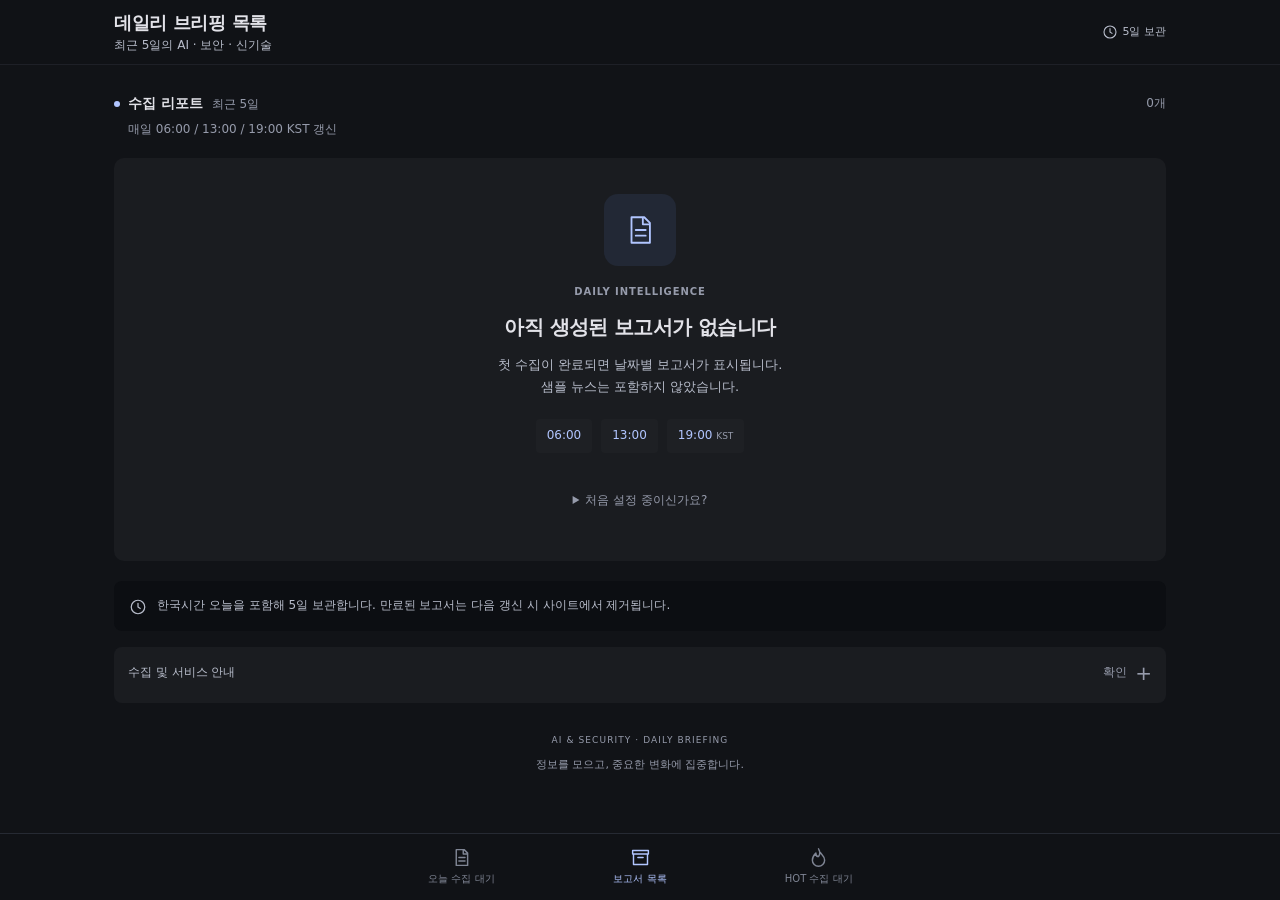
<file: public/index.html>
<!doctype html>
<html lang="ko">
<head>
  <meta charset="utf-8">
  <meta name="viewport" content="width=device-width, initial-scale=1, viewport-fit=cover">
  <meta name="color-scheme" content="dark">
  <meta name="theme-color" content="#111317">
  <meta name="description" content="한국과 해외의 AI·보안·신기술 소식을 한국어로 모은 일간 브리핑. 매일 세 차례 같은 보고서를 갱신합니다.">
  <meta http-equiv="Content-Security-Policy" content="default-src 'self'; script-src 'self'; style-src 'self'; img-src 'self' data:; font-src 'self'; connect-src 'none'; object-src 'none'; base-uri 'self'; form-action 'none'">
  <title>데일리 브리핑 목록 · 데일리 브리핑</title>
  <link rel="icon" href="./assets/favicon.svg" type="image/svg+xml">
  <link rel="stylesheet" href="./assets/style.css">
  <script src="./assets/app.js" defer></script>
</head>
<body data-page="archive" data-keep-days="5">
<a class="skip-link" href="#main">본문으로 이동</a>
<svg class="svg-definitions" xmlns="http://www.w3.org/2000/svg" aria-hidden="true">
<symbol id="i-back" viewBox="0 0 24 24"><path d="m14 6-6 6 6 6M8 12h12"/></symbol>
<symbol id="i-arrow" viewBox="0 0 24 24"><path d="M5 12h14m-6-6 6 6-6 6"/></symbol>
<symbol id="i-external" viewBox="0 0 24 24"><path d="M9 5H5v14h14v-4M13 5h6v6M10 14l9-9"/></symbol>
<symbol id="i-clock" viewBox="0 0 24 24"><circle cx="12" cy="12" r="9"/><path d="M12 7v5l3 2"/></symbol>
<symbol id="i-bookmark" viewBox="0 0 24 24"><path d="M6 4h12v17l-6-4-6 4z"/></symbol>
<symbol id="i-share" viewBox="0 0 24 24"><path d="M12 15V3m-4 4 4-4 4 4M5 12v8h14v-8"/></symbol>
<symbol id="i-report" viewBox="0 0 24 24"><path d="M6 3h9l4 4v14H6zM14 3v5h5M9 12h7M9 16h7"/></symbol>
<symbol id="i-archive" viewBox="0 0 24 24"><path d="M4 8h16v12H4zM3 4h18v4H3zM9 12h6"/></symbol>
<symbol id="i-hot" viewBox="0 0 24 24"><path d="M12 2c1 6 7 7 7 13a7 7 0 1 1-14 0c0-3 2-6 4-8 0 4 3 4 3 4s3-4 0-9Z"/></symbol>
<symbol id="i-ai" viewBox="0 0 24 24"><rect x="5" y="6" width="14" height="13" rx="3"/><path d="M12 2v4M2 10v5m20-5v5M8 22v-3m8 3v-3M9 15h6M8 10h1m6 0h1"/></symbol>
<symbol id="i-shield" viewBox="0 0 24 24"><path d="m12 3 8 3v6c0 5-8 9-8 9s-8-4-8-9V6zM8 12l3 3 5-6"/></symbol>
<symbol id="i-tech" viewBox="0 0 24 24"><path d="M9 3h6M10 3v7L4 20h16l-6-10V3M7 15h10"/></symbol>
<symbol id="i-star" viewBox="0 0 24 24"><path d="m12 3 2.8 5.7 6.2.9-4.5 4.4 1 6.2-5.5-2.9-5.5 2.9 1-6.2L3 9.6l6.2-.9Z"/></symbol>
<symbol id="i-search" viewBox="0 0 24 24"><circle cx="10.5" cy="10.5" r="6.5"/><path d="m16 16 5 5"/></symbol>
<symbol id="i-info" viewBox="0 0 24 24"><circle cx="12" cy="12" r="9"/><path d="M12 11v6m0-10v1"/></symbol>
<symbol id="i-check" viewBox="0 0 24 24"><path d="m5 12 4 4L19 6"/></symbol>
</svg><header class="topbar">
  <div class="shell topbar-inner fold-cover-tight fold-inner-layout">
    <div class="header-brand">
<h1 class="header-title">데일리 브리핑 목록</h1><p class="header-caption">최근 5일의 AI · 보안 · 신기술</p>    </div>
<span class="retention-label"><svg class="icon small"><use href="#i-clock"/></svg>5일 보관</span>  </div>
</header>
<main class="shell archive-main fold-cover-tight fold-inner-layout" id="main">
  <section class="archive-heading" aria-label="수집 안내">
    <div class="section-title-line"><span class="section-dot"></span><h2>수집 리포트 <span class="muted">최근 5일</span></h2><span class="count-label">0개</span></div>
    <p class="schedule-caption">매일 06:00 / 13:00 / 19:00 KST 갱신</p>
  </section>
  <section class="empty-state" id="no-reports">
    <div class="empty-icon-box"><svg class="icon empty-icon"><use href="#i-report"/></svg></div>
    <span class="eyebrow">DAILY INTELLIGENCE</span>
    <h2>아직 생성된 보고서가 없습니다</h2>
    <p>첫 수집이 완료되면 날짜별 보고서가 표시됩니다.<br>샘플 뉴스는 포함하지 않았습니다.</p>
    <div class="empty-schedule"><span>06:00</span><span>13:00</span><span>19:00 <small>KST</small></span></div>
    <details class="setup-hint"><summary>처음 설정 중이신가요?</summary><p>저장소에 GEMINI_API_KEY를 등록하고 Pages의 배포 소스를 GitHub Actions로 지정한 뒤, Actions에서 <strong>Update news &amp; deploy</strong>를 수동 실행하세요. 자세한 절차는 프로젝트의 SETUP.md에 있습니다.</p></details>
  </section>
  <div class="notice retention-note"><svg class="icon"><use href="#i-clock"/></svg><p>한국시간 오늘을 포함해 5일 보관합니다. 만료된 보고서는 다음 갱신 시 사이트에서 제거됩니다.</p></div>
  <details class="collection-status">
    <summary><span>수집 및 서비스 안내</span><span class="muted">확인</span></summary>
    <p>한 날짜에 보고서 한 개를 누적 갱신합니다. 실행 예약 시각과 실제 갱신 시각은 다를 수 있습니다. HOT은 각 분야와 중복 표시되는 추천 목록입니다.</p>
    <p>AI 요약에는 오류가 있을 수 있으므로 중요한 내용은 원문을 확인하세요. 저장 기능은 이 브라우저에만 적용되며 보관 기간을 연장하지 않습니다.</p>
  </details>
  <footer class="page-footer"><span>AI &amp; SECURITY · DAILY BRIEFING</span><p>정보를 모으고, 중요한 변화에 집중합니다.</p></footer>
</main>
<nav class="bottom-bar" aria-label="주요 메뉴">
  <div class="bottom-inner">
<span class="disabled" aria-disabled="true"><svg class="icon"><use href="#i-report"/></svg><span>오늘 수집 대기</span></span>    <a href="./index.html" aria-current="page"><svg class="icon"><use href="#i-archive"/></svg><span>보고서 목록</span></a>
<span class="disabled" aria-disabled="true"><svg class="icon"><use href="#i-hot"/></svg><span>HOT 수집 대기</span></span>  </div>
</nav>
<div class="toast" id="toast" role="status" aria-live="polite" hidden></div>
</body>
</html>
</file>
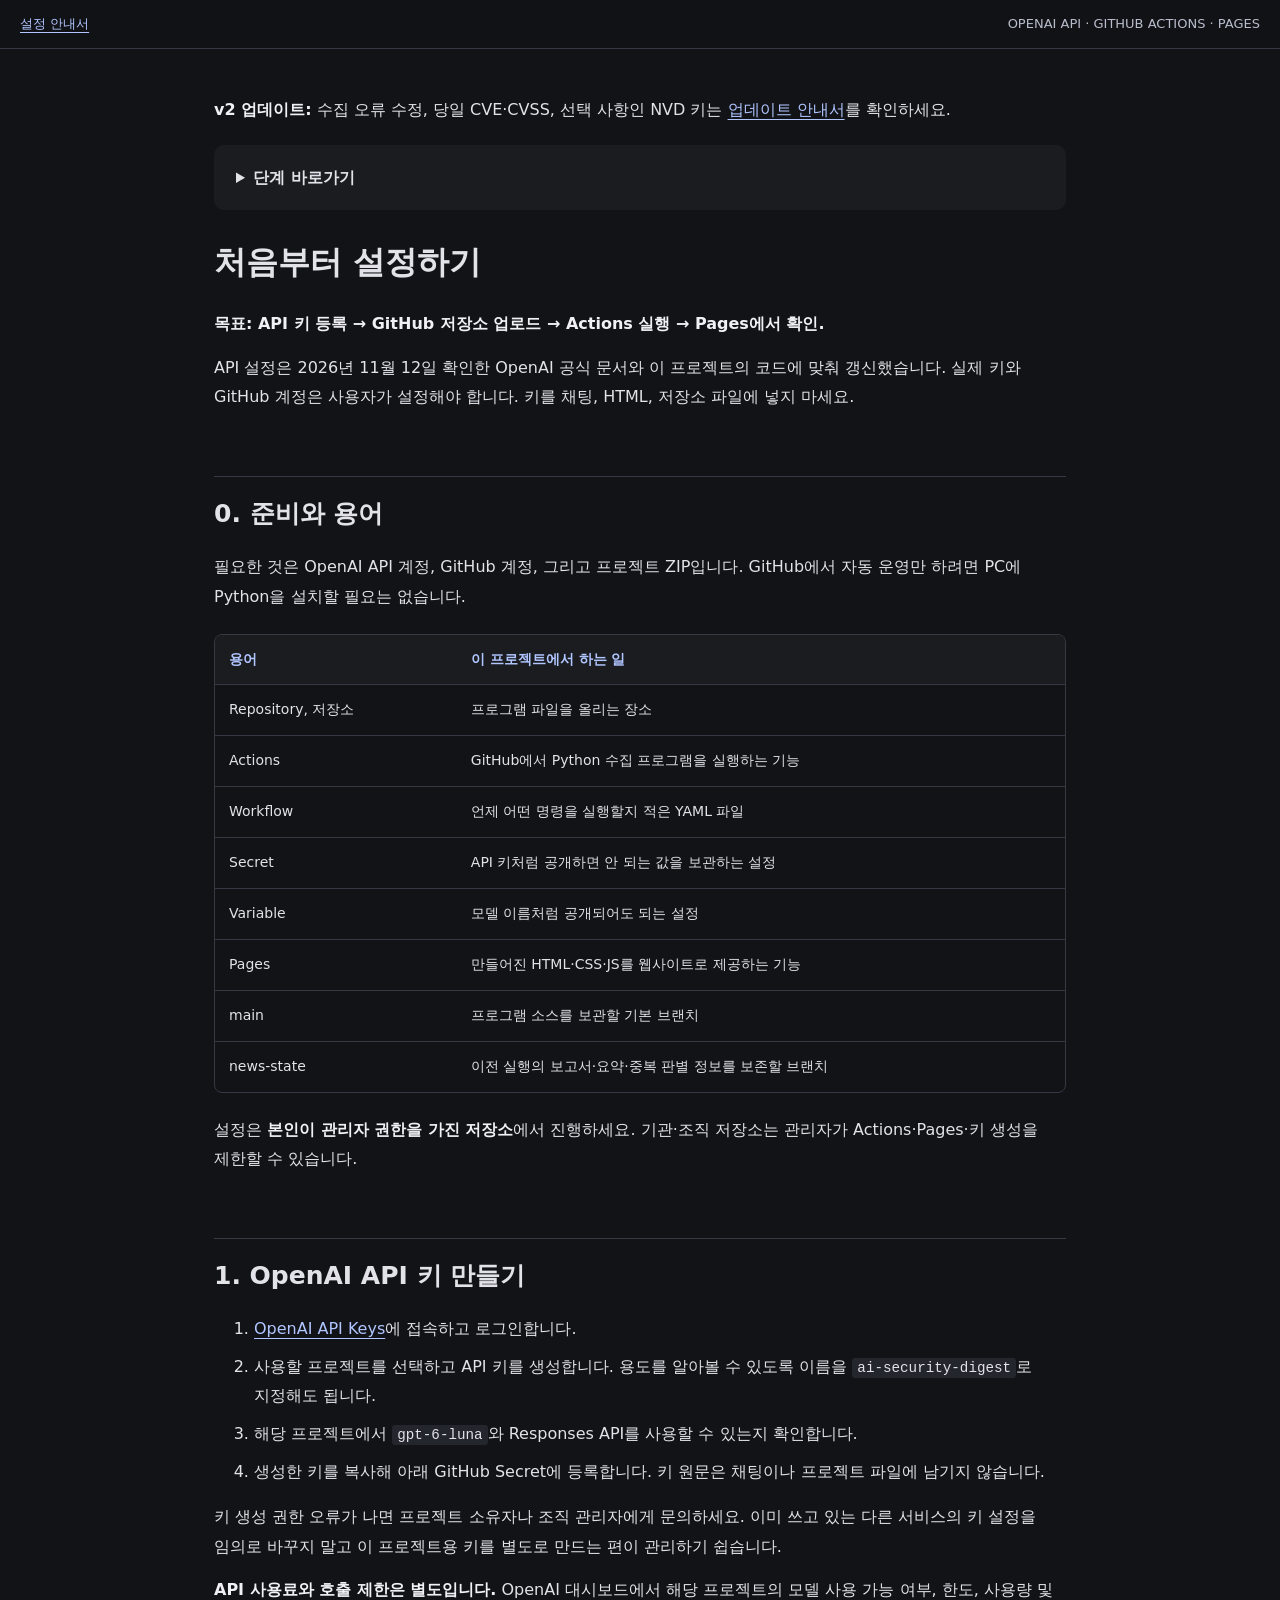
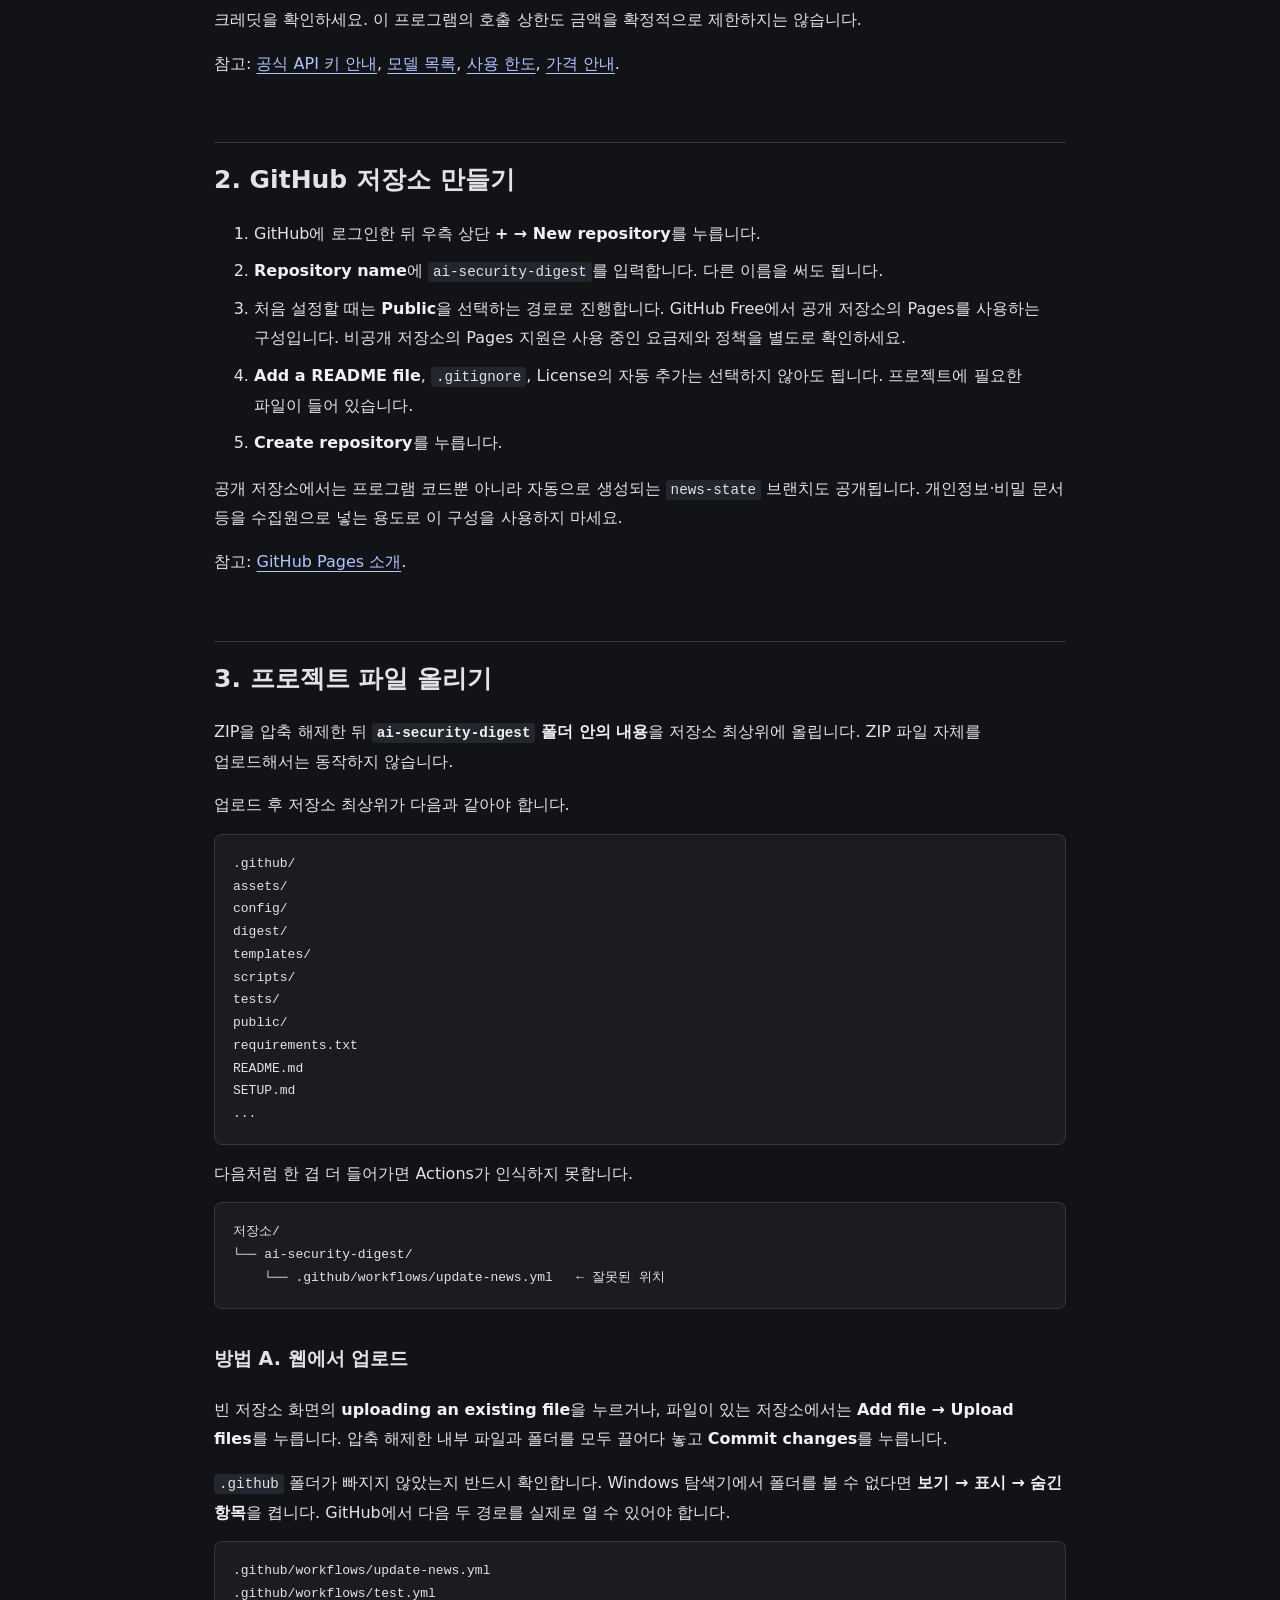
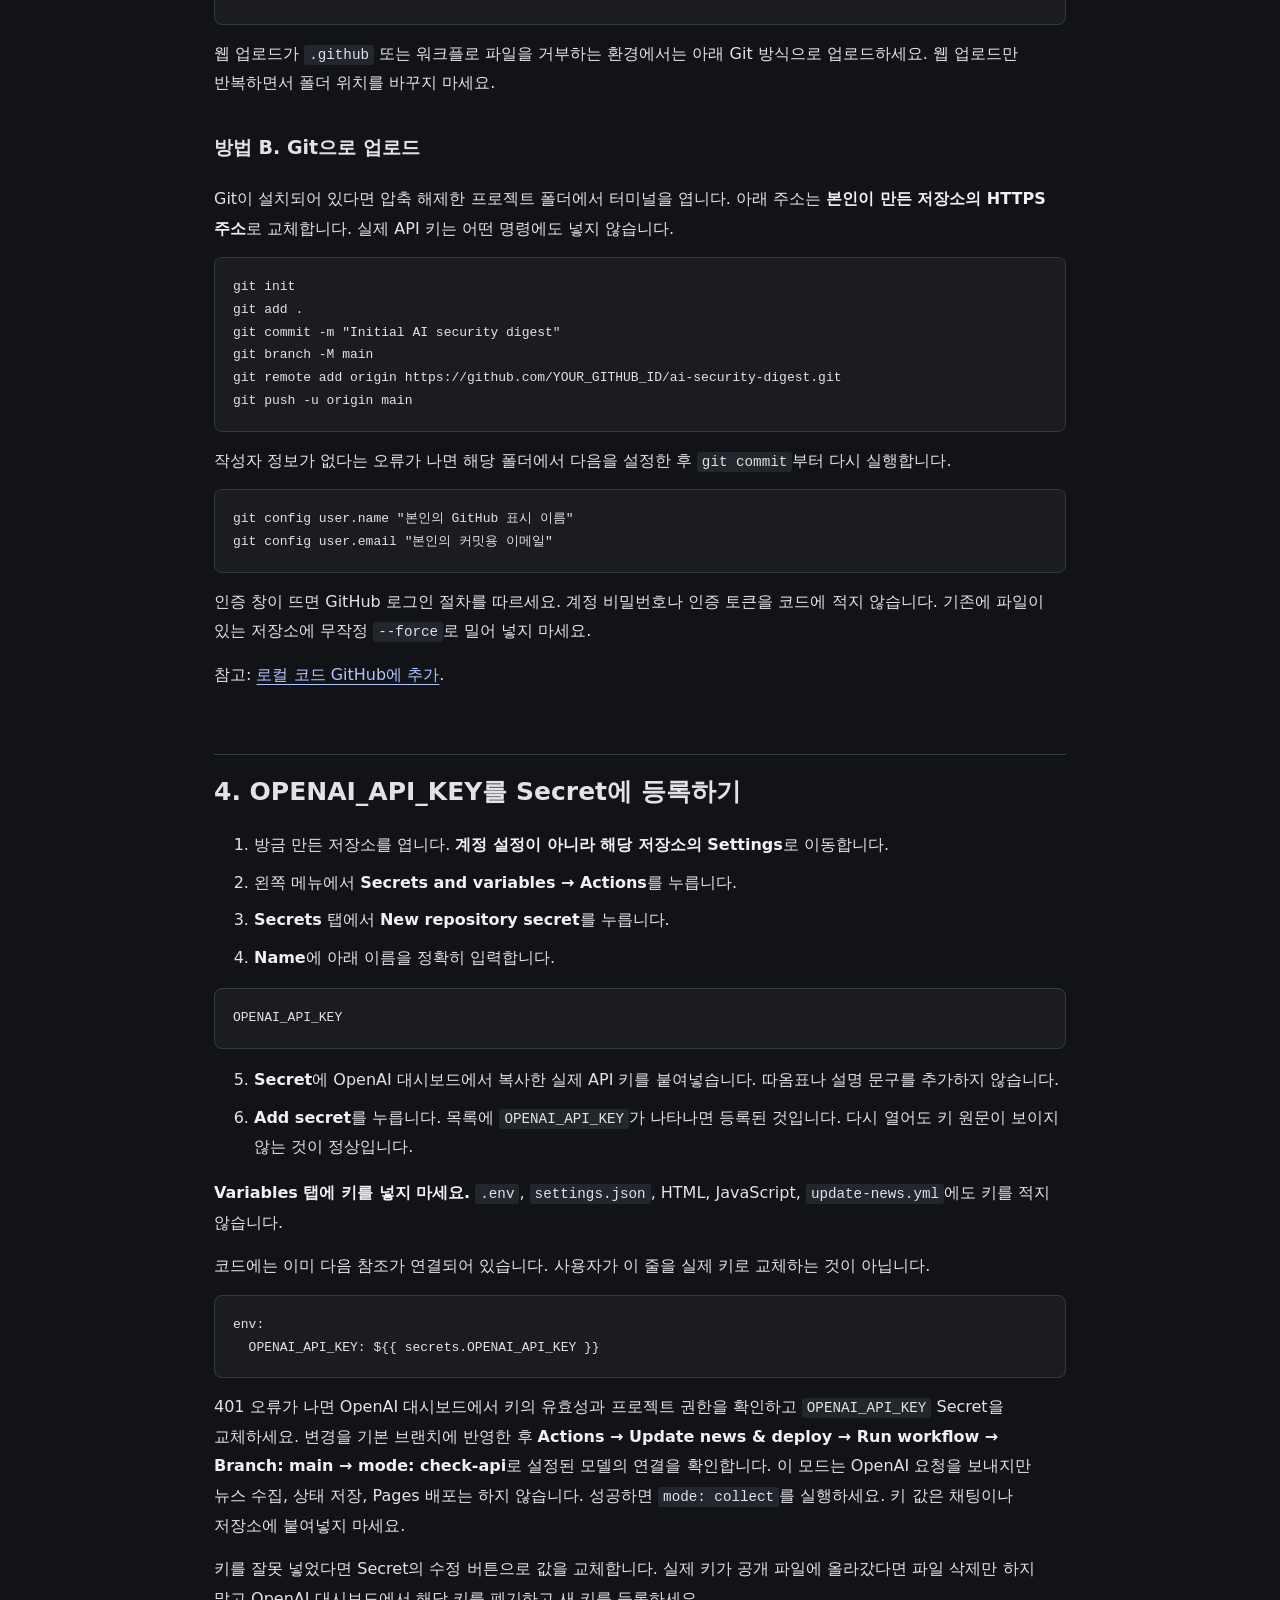
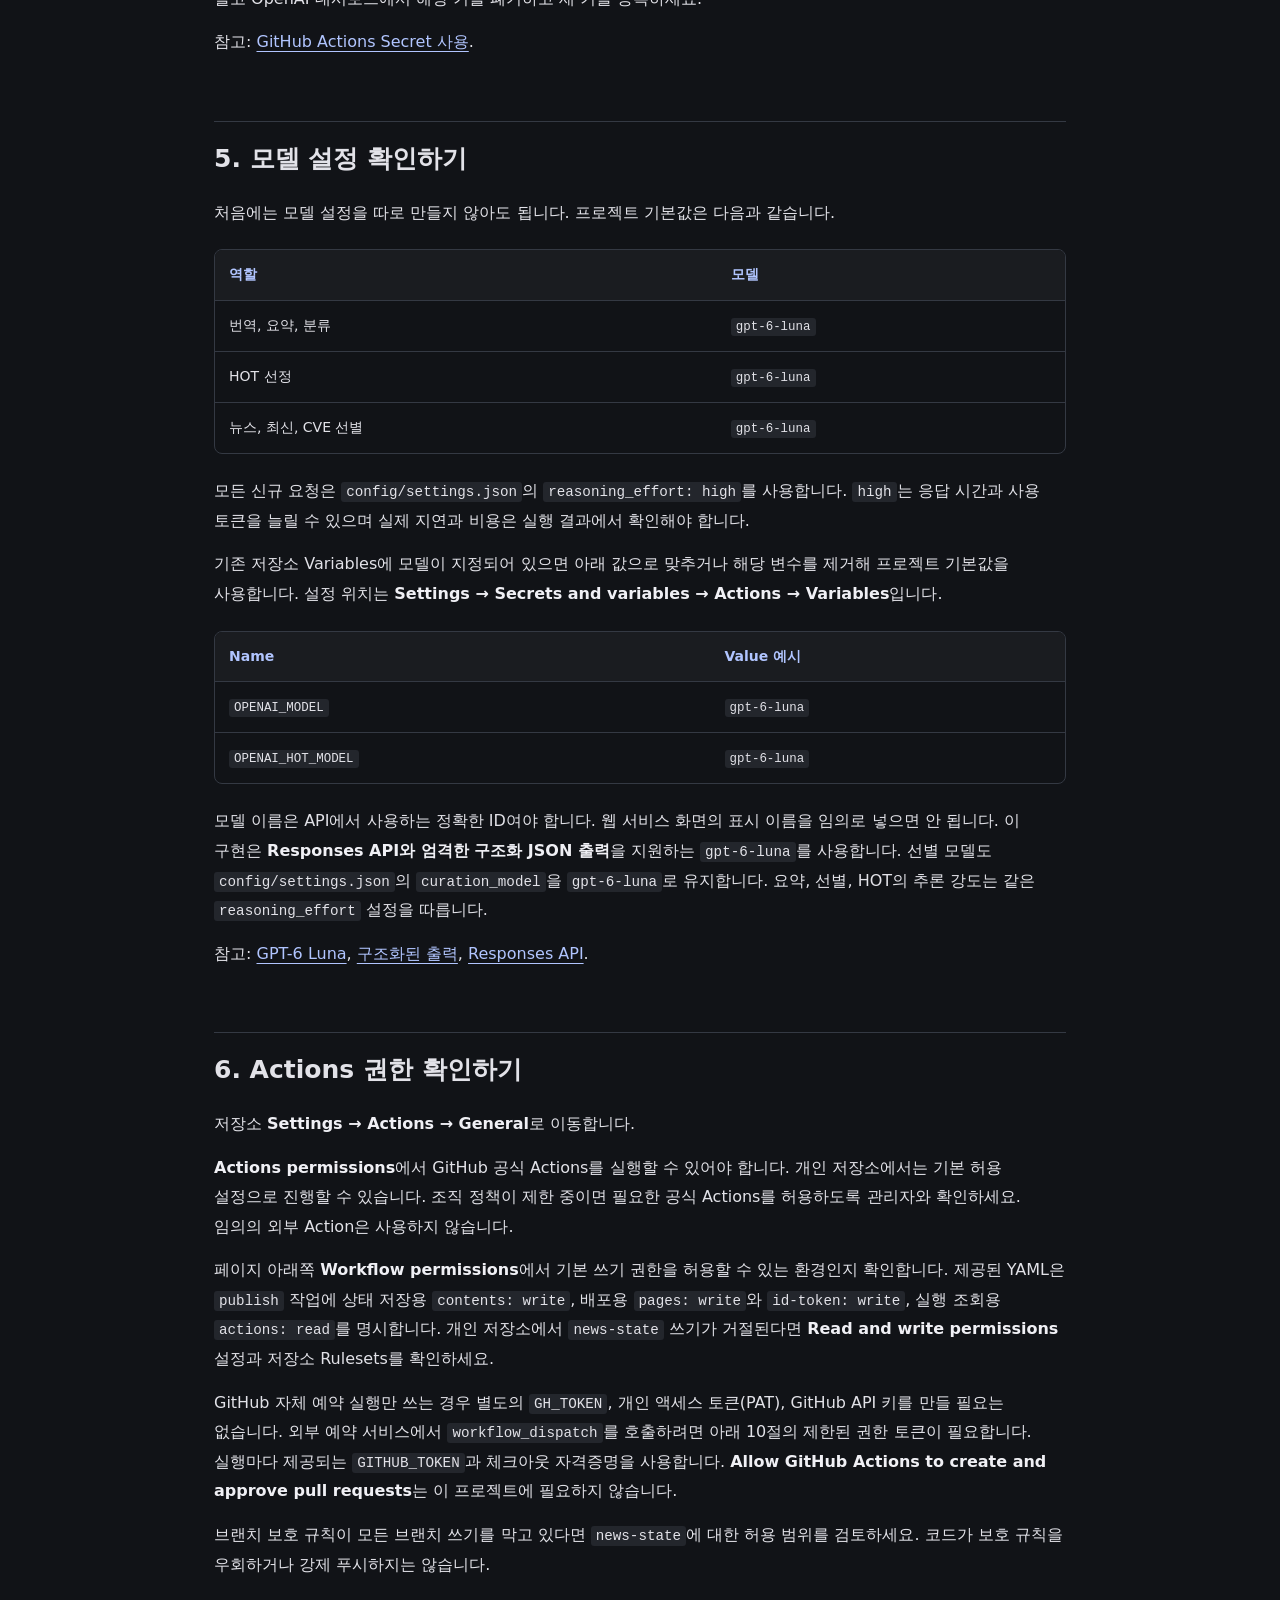
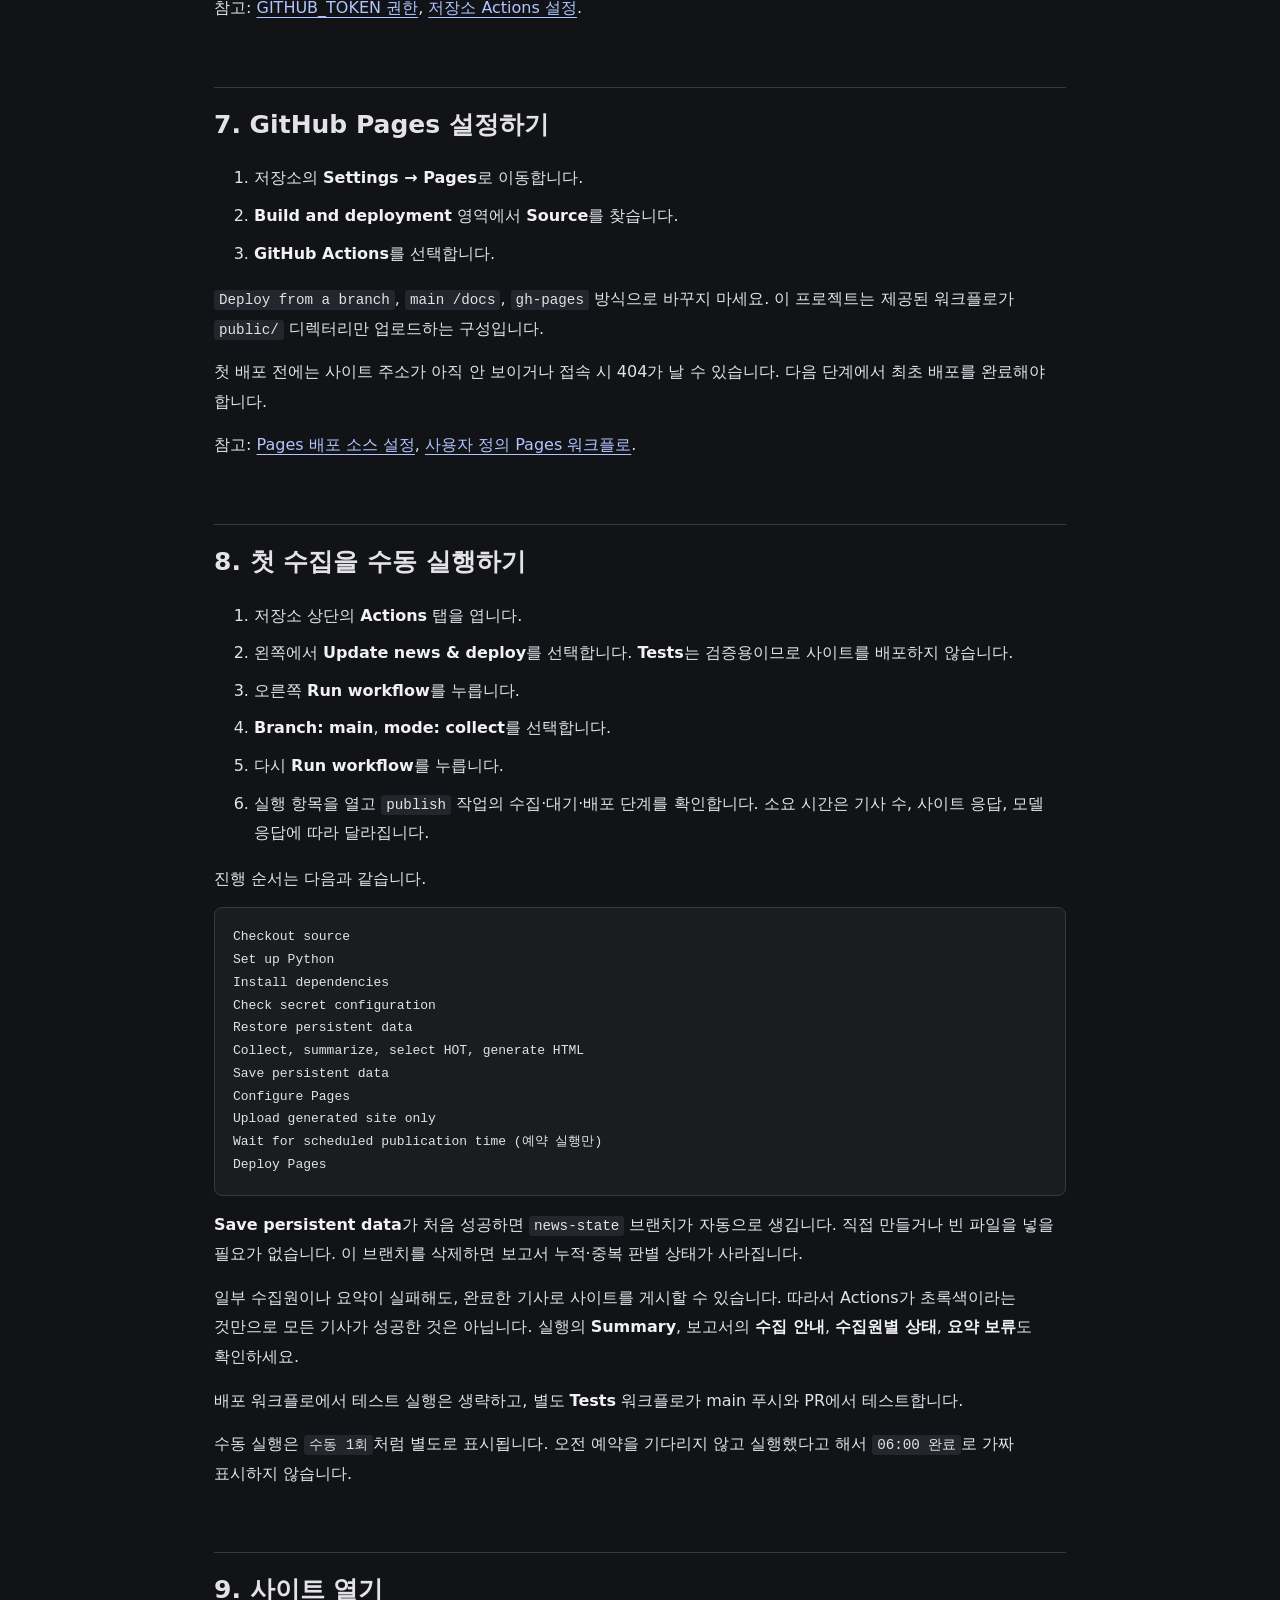
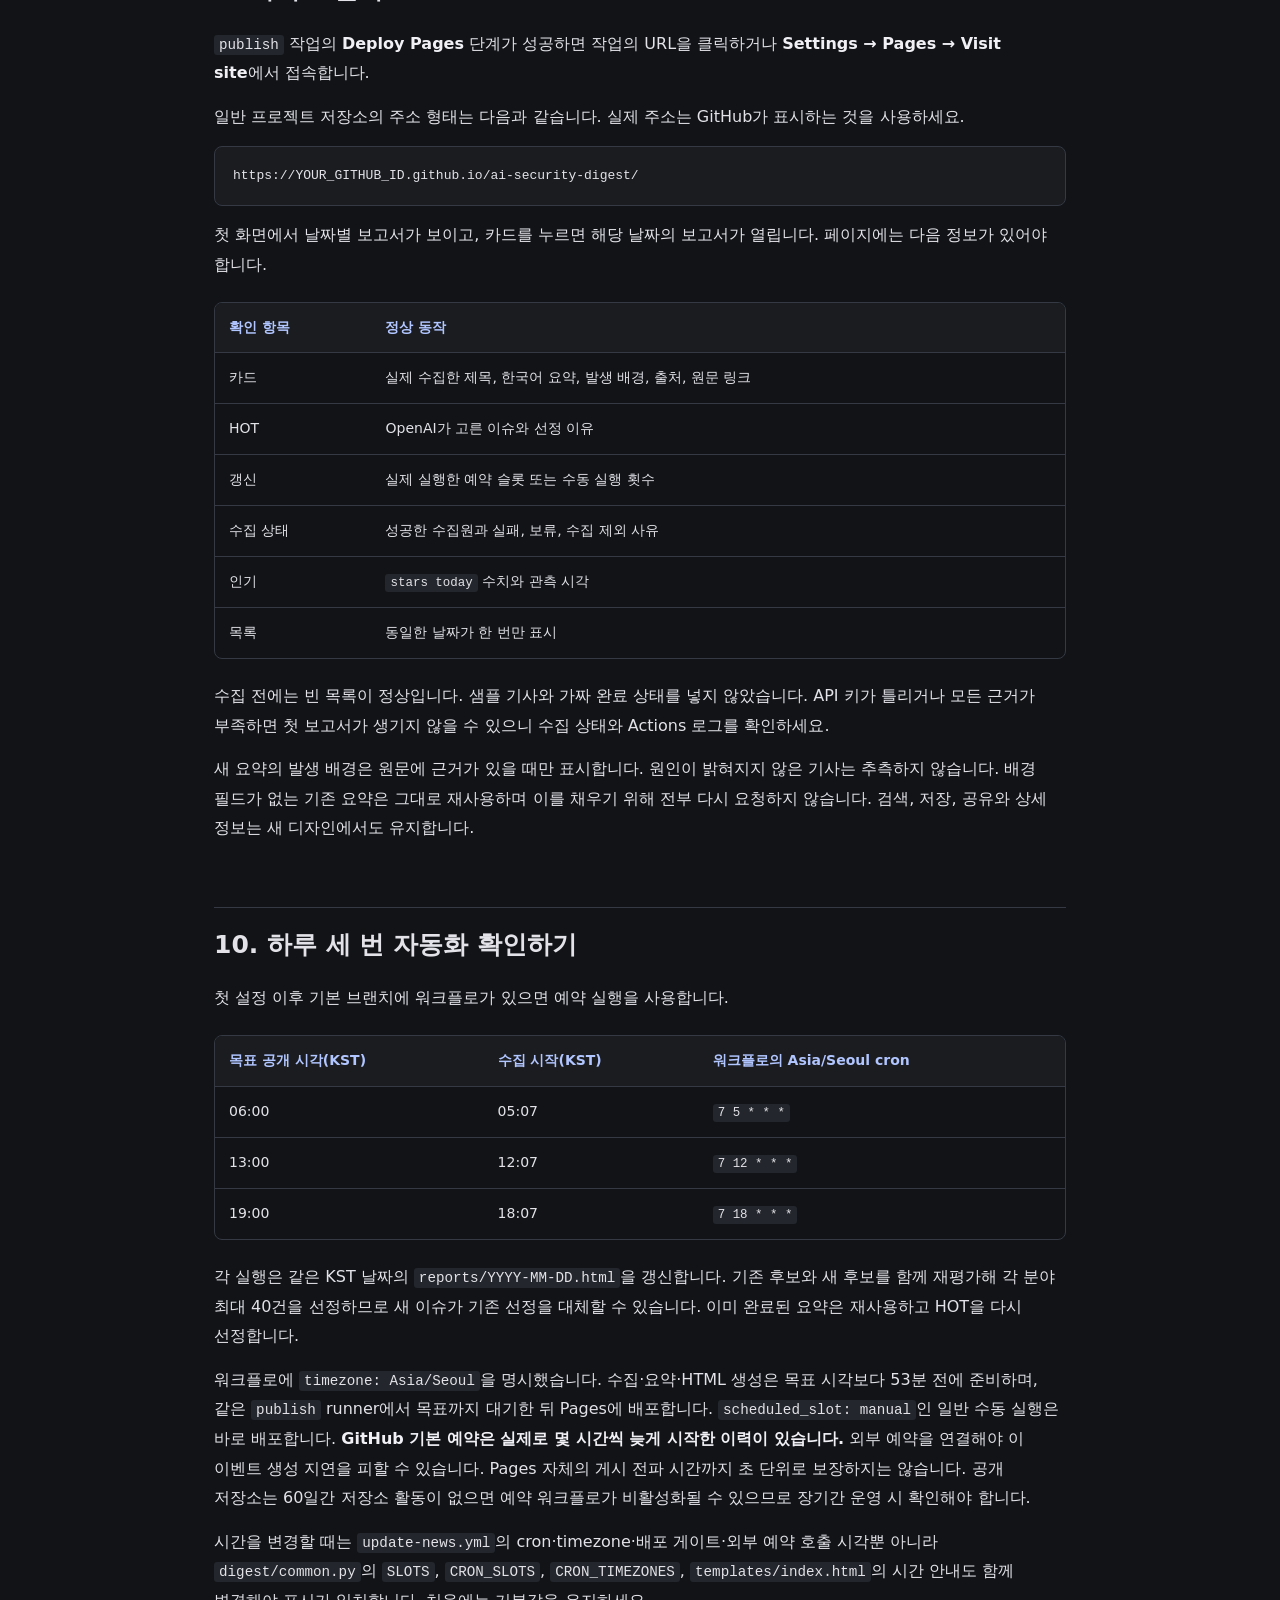
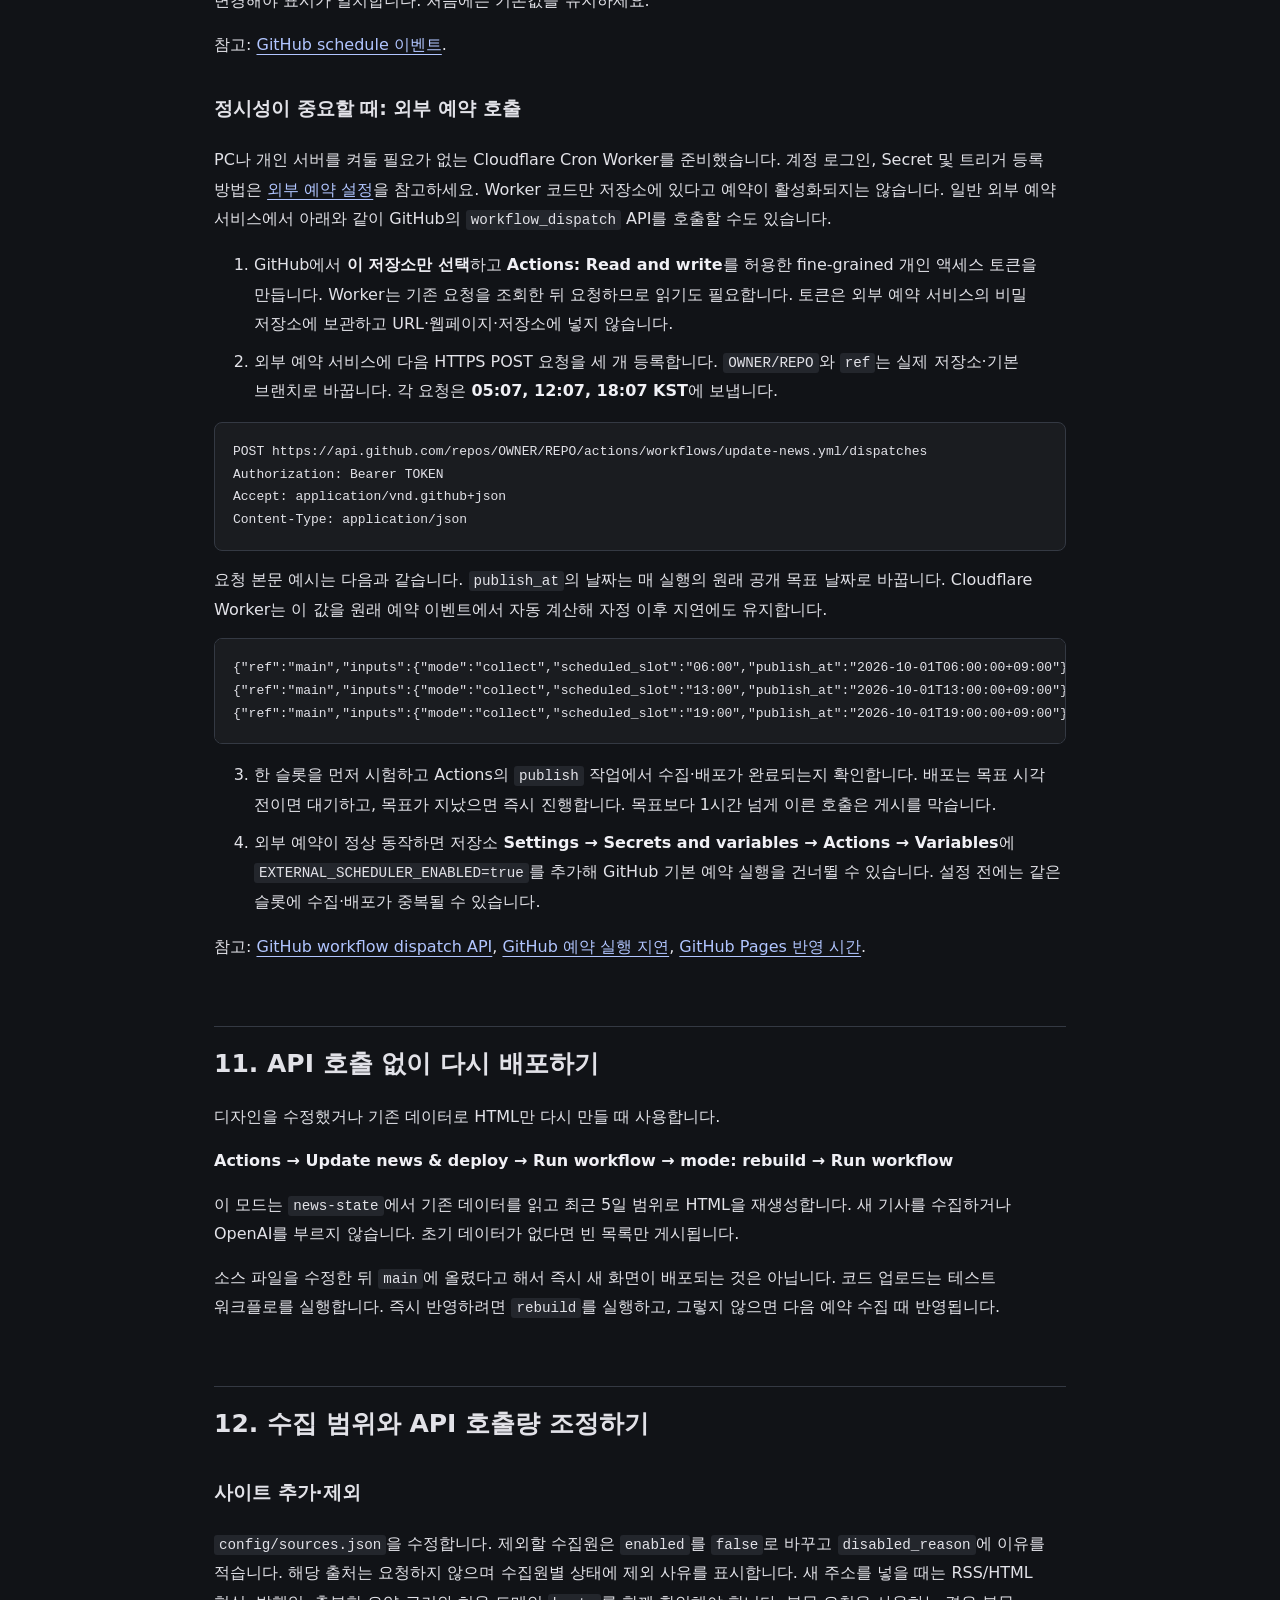
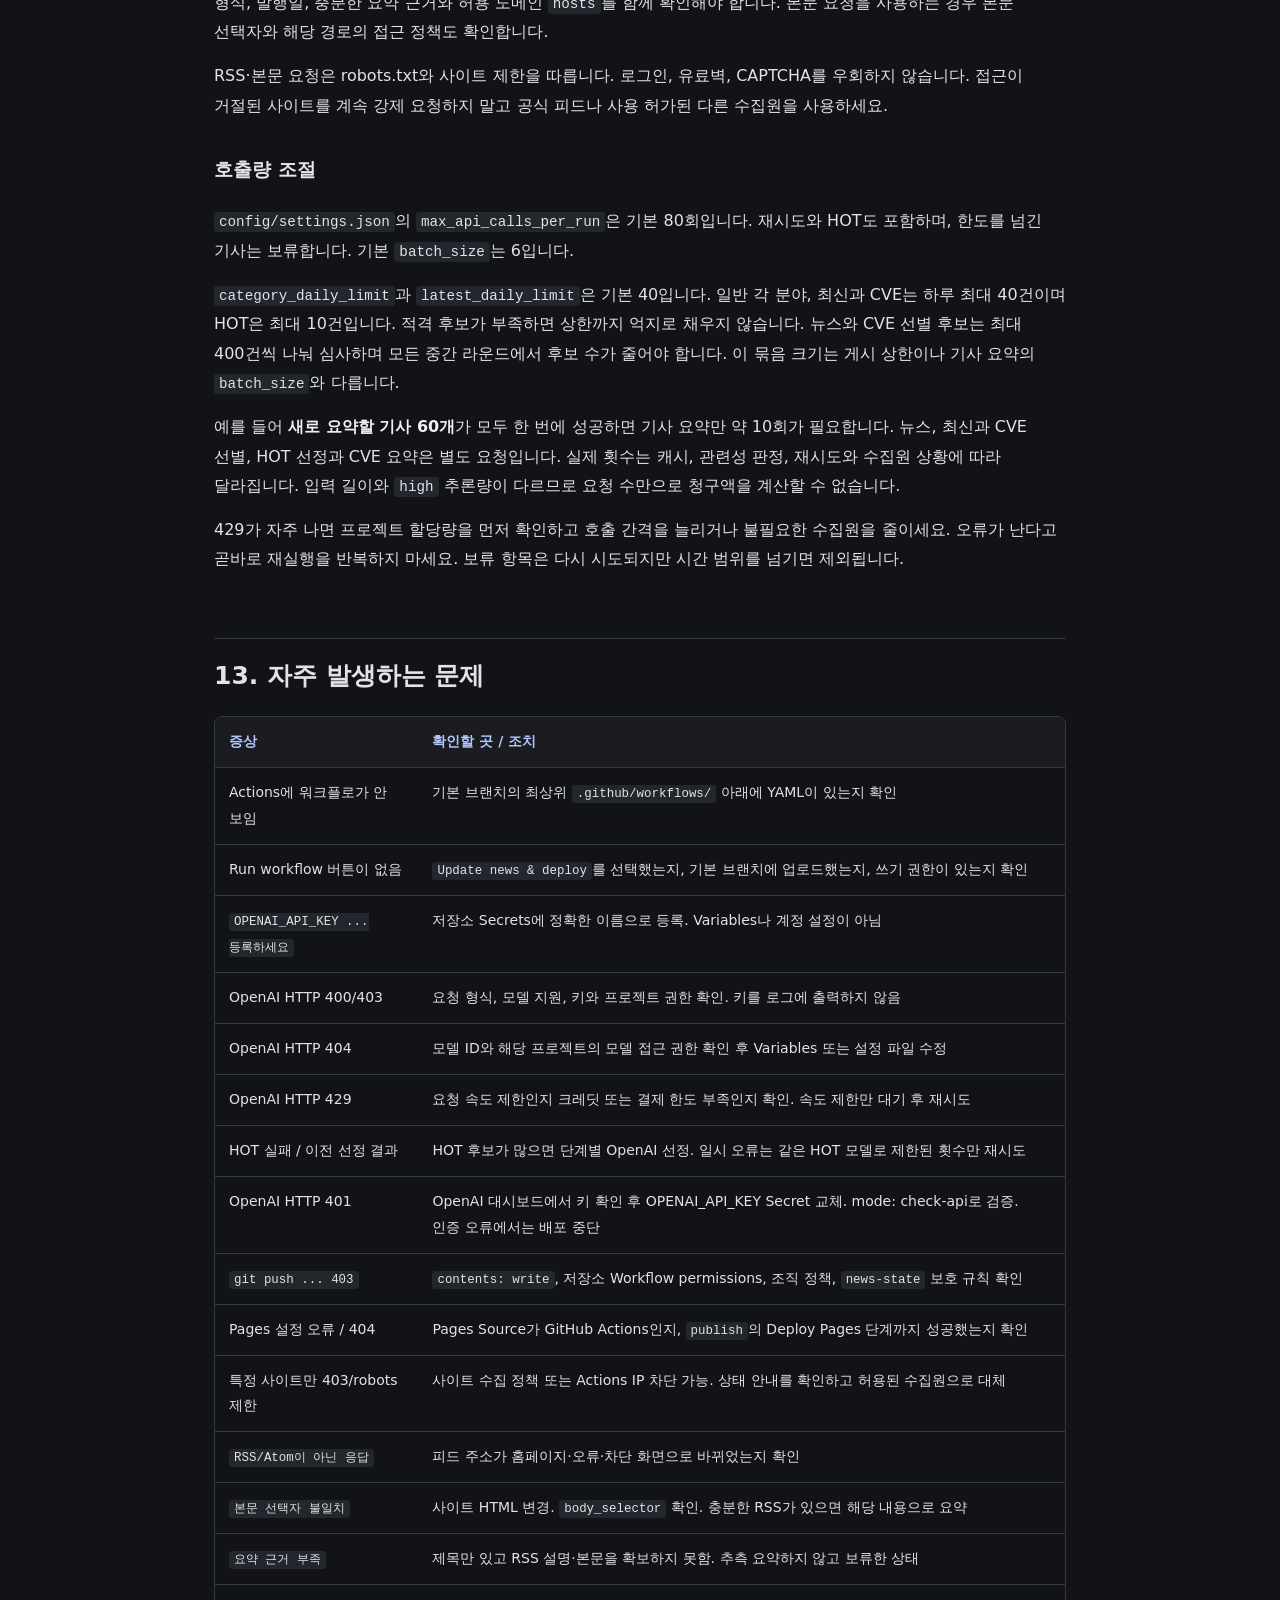
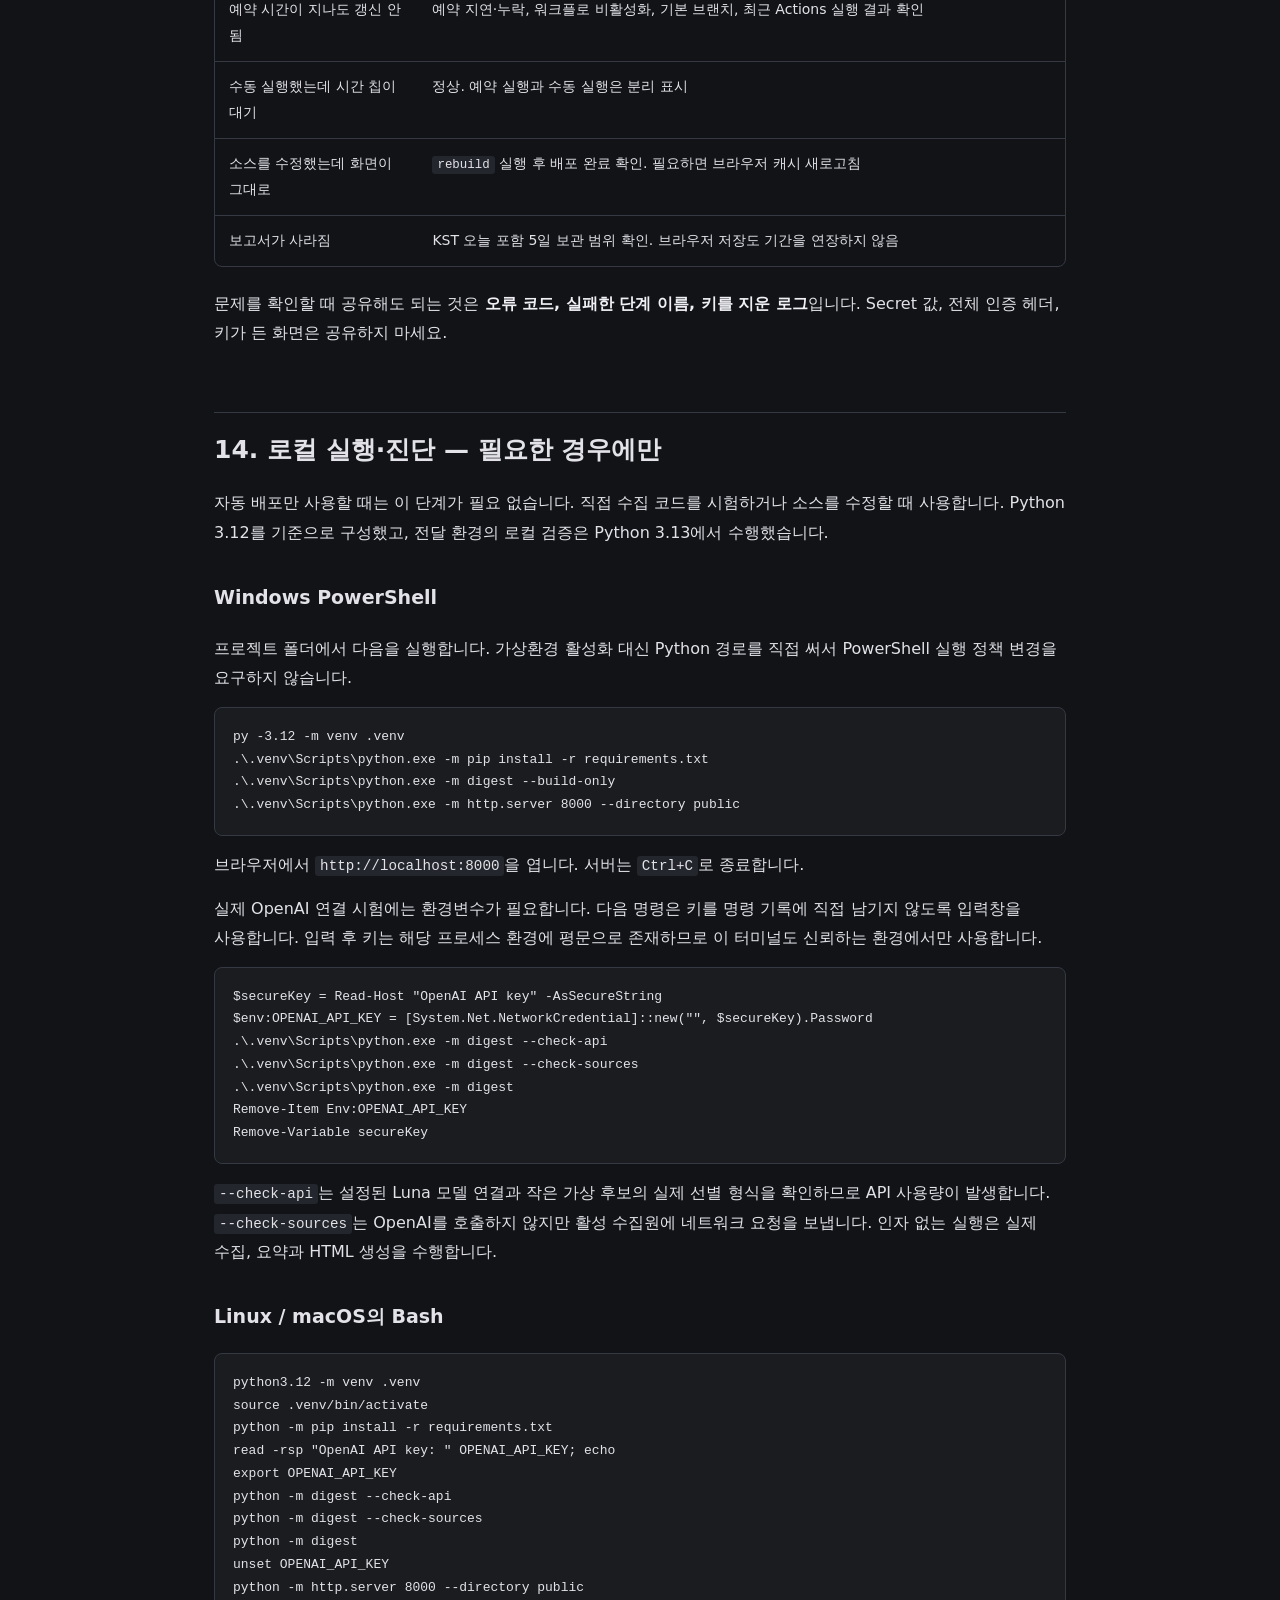
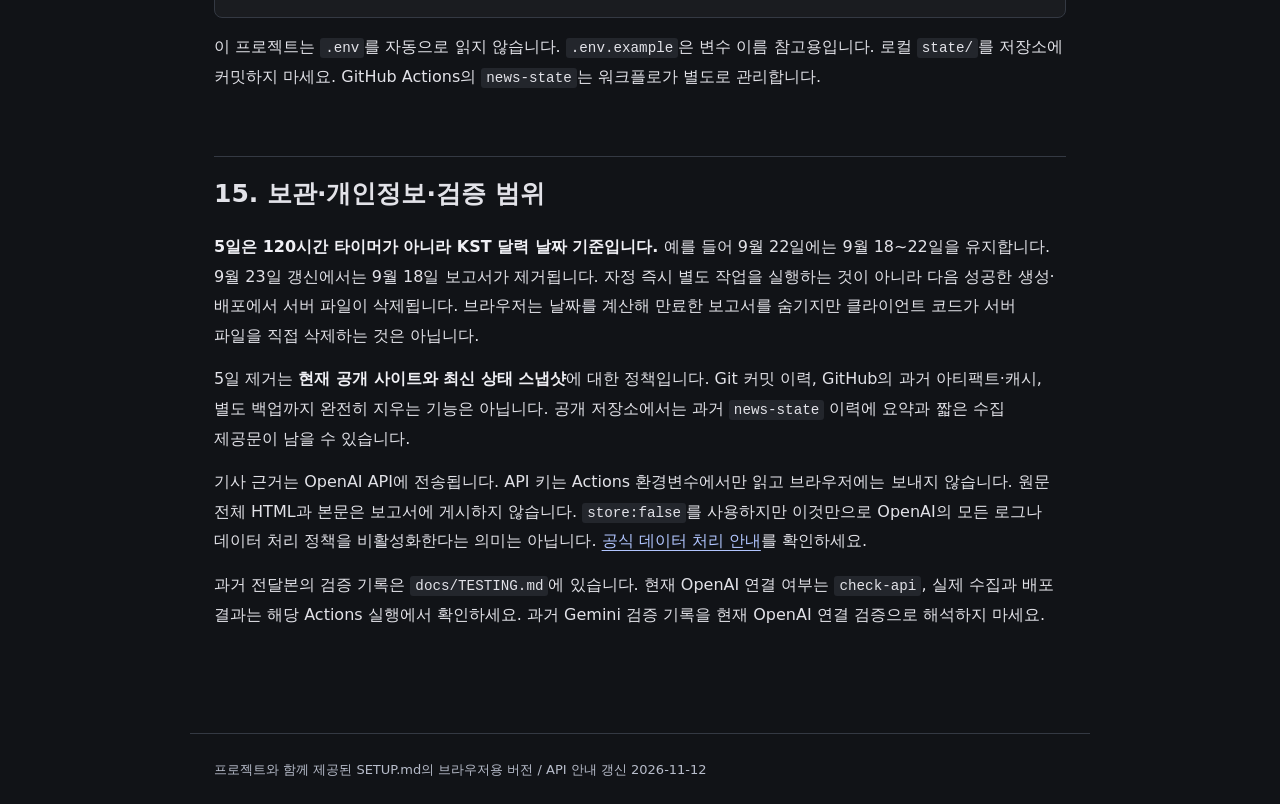
<file: SETUP.html>
<!doctype html><html lang="ko"><head><meta charset="utf-8"><meta name="viewport" content="width=device-width, initial-scale=1"><title>처음부터 설정하기 · AI Security Digest</title><style>
:root{color-scheme:dark;--bg:#111317;--panel:#1a1c20;--text:#e2e2e8;--muted:#b8bdcb;--accent:#b1c5ff;--line:#343943}
*{box-sizing:border-box}html{scroll-behavior:smooth;scroll-padding-top:80px}body{margin:0;background:var(--bg);color:var(--text);font:16px/1.85 system-ui,-apple-system,"Noto Sans KR",sans-serif;word-break:keep-all;overflow-wrap:anywhere}header{position:sticky;top:0;background:#111317f5;border-bottom:1px solid var(--line);z-index:3;padding:12px 20px;display:flex;justify-content:space-between;gap:15px;font-size:13px}header span{color:var(--muted)}main{max-width:900px;margin:auto;padding:32px 24px 90px}h1{font-size:32px;line-height:1.4;margin:10px 0 24px}h2{font-size:25px;line-height:1.5;margin:64px 0 20px;padding-top:18px;border-top:1px solid var(--line)}h3{font-size:19px;margin-top:32px}a{color:var(--accent);text-underline-offset:4px}p{margin:14px 0}li{margin:8px 0}strong{color:#f0f0f5}pre{background:var(--panel);padding:18px;border:1px solid var(--line);border-radius:8px;overflow:auto;font:13px/1.75 ui-monospace,Consolas,monospace;word-break:normal}code{font-family:ui-monospace,Consolas,monospace;font-size:.89em;background:#23262c;padding:2px 5px;border-radius:3px}pre code{padding:0;background:none;font-size:inherit}.table-wrap{overflow-x:auto;margin:22px 0;border:1px solid var(--line);border-radius:8px}table{width:100%;border-collapse:collapse;min-width:430px;font-size:14px}th,td{text-align:left;padding:12px 14px;border-bottom:1px solid var(--line);vertical-align:top}th{background:var(--panel);color:var(--accent)}tr:last-child td{border:0}.toc{background:var(--panel);padding:18px 22px;border-radius:10px;margin:20px 0 30px}.toc summary{cursor:pointer;font-weight:650}.toc nav{display:grid;grid-template-columns:1fr 1fr;gap:9px 18px;margin-top:18px}.toc a{font-size:13px;line-height:1.6;text-decoration:none}footer{max-width:900px;margin:auto;padding:24px;color:var(--muted);font-size:13px;border-top:1px solid var(--line)}@media(max-width:599px){body{font-size:15px}main{padding:20px 16px 60px}h1{font-size:28px}h2{font-size:22px}header span{display:none}.toc nav{grid-template-columns:1fr}}@media print{header,.toc{display:none}body{background:white;color:black}strong{color:black}a{color:#222}pre,th{background:#eee}main{max-width:none}}
</style></head><body><header><a href="#top">설정 안내서</a><span>OPENAI API · GITHUB ACTIONS · PAGES</span></header><main id="top"><p><strong>v2 업데이트:</strong> 수집 오류 수정, 당일 CVE·CVSS, 선택 사항인 NVD 키는 <a href="UPGRADE.html">업데이트 안내서</a>를 확인하세요.</p><details class="toc"><summary>단계 바로가기</summary><nav><a href="#step-0">0. 준비와 용어</a><a href="#step-1">1. OpenAI API 키 만들기</a><a href="#step-2">2. GitHub 저장소 만들기</a><a href="#step-3">3. 프로젝트 파일 올리기</a><a href="#step-4">4. OPENAI_API_KEY를 Secret에 등록하기</a><a href="#step-5">5. 모델 설정 확인하기</a><a href="#step-6">6. Actions 권한 확인하기</a><a href="#step-7">7. GitHub Pages 설정하기</a><a href="#step-8">8. 첫 수집을 수동 실행하기</a><a href="#step-9">9. 사이트 열기</a><a href="#step-10">10. 하루 세 번 자동화 확인하기</a><a href="#step-11">11. API 호출 없이 다시 배포하기</a><a href="#step-12">12. 수집 범위와 API 호출량 조정하기</a><a href="#step-13">13. 자주 발생하는 문제</a><a href="#step-14">14. 로컬 실행·진단 — 필요한 경우에만</a><a href="#step-15">15. 보관·개인정보·검증 범위</a></nav></details><h1>처음부터 설정하기</h1>
<p><strong>목표: API 키 등록 → GitHub 저장소 업로드 → Actions 실행 → Pages에서 확인.</strong></p>
<p>API 설정은 2026년 11월 12일 확인한 OpenAI 공식 문서와 이 프로젝트의 코드에 맞춰 갱신했습니다. 실제 키와 GitHub 계정은 사용자가 설정해야 합니다. 키를 채팅, HTML, 저장소 파일에 넣지 마세요.</p>
<h2 id="step-0">0. 준비와 용어</h2>
<p>필요한 것은 OpenAI API 계정, GitHub 계정, 그리고 프로젝트 ZIP입니다. GitHub에서 자동 운영만 하려면 PC에 Python을 설치할 필요는 없습니다.</p>
<div class="table-wrap"><table>
<thead>
<tr>
<th>용어</th>
<th>이 프로젝트에서 하는 일</th>
</tr>
</thead>
<tbody>
<tr>
<td>Repository, 저장소</td>
<td>프로그램 파일을 올리는 장소</td>
</tr>
<tr>
<td>Actions</td>
<td>GitHub에서 Python 수집 프로그램을 실행하는 기능</td>
</tr>
<tr>
<td>Workflow</td>
<td>언제 어떤 명령을 실행할지 적은 YAML 파일</td>
</tr>
<tr>
<td>Secret</td>
<td>API 키처럼 공개하면 안 되는 값을 보관하는 설정</td>
</tr>
<tr>
<td>Variable</td>
<td>모델 이름처럼 공개되어도 되는 설정</td>
</tr>
<tr>
<td>Pages</td>
<td>만들어진 HTML·CSS·JS를 웹사이트로 제공하는 기능</td>
</tr>
<tr>
<td>main</td>
<td>프로그램 소스를 보관할 기본 브랜치</td>
</tr>
<tr>
<td>news-state</td>
<td>이전 실행의 보고서·요약·중복 판별 정보를 보존할 브랜치</td>
</tr>
</tbody>
</table></div>
<p>설정은 <strong>본인이 관리자 권한을 가진 저장소</strong>에서 진행하세요. 기관·조직 저장소는 관리자가 Actions·Pages·키 생성을 제한할 수 있습니다.</p>
<h2 id="step-1">1. OpenAI API 키 만들기</h2>
<ol>
<li><a href="https://platform.openai.com/api-keys" rel="noopener noreferrer" target="_blank">OpenAI API Keys</a>에 접속하고 로그인합니다.</li>
<li>사용할 프로젝트를 선택하고 API 키를 생성합니다. 용도를 알아볼 수 있도록 이름을 <code>ai-security-digest</code>로 지정해도 됩니다.</li>
<li>해당 프로젝트에서 <code>gpt-6-luna</code>와 Responses API를 사용할 수 있는지 확인합니다.</li>
<li>생성한 키를 복사해 아래 GitHub Secret에 등록합니다. 키 원문은 채팅이나 프로젝트 파일에 남기지 않습니다.</li>
</ol>
<p>키 생성 권한 오류가 나면 프로젝트 소유자나 조직 관리자에게 문의하세요. 이미 쓰고 있는 다른 서비스의 키 설정을 임의로 바꾸지 말고 이 프로젝트용 키를 별도로 만드는 편이 관리하기 쉽습니다.</p>
<p><strong>API 사용료와 호출 제한은 별도입니다.</strong> OpenAI 대시보드에서 해당 프로젝트의 모델 사용 가능 여부, 한도, 사용량 및 크레딧을 확인하세요. 이 프로그램의 호출 상한도 금액을 확정적으로 제한하지는 않습니다.</p>
<p>참고: <a href="https://developers.openai.com/api/docs/quickstart" rel="noopener noreferrer" target="_blank">공식 API 키 안내</a>, <a href="https://developers.openai.com/api/docs/models" rel="noopener noreferrer" target="_blank">모델 목록</a>, <a href="https://developers.openai.com/api/docs/guides/rate-limits" rel="noopener noreferrer" target="_blank">사용 한도</a>, <a href="https://developers.openai.com/api/docs/pricing" rel="noopener noreferrer" target="_blank">가격 안내</a>.</p>
<h2 id="step-2">2. GitHub 저장소 만들기</h2>
<ol>
<li>GitHub에 로그인한 뒤 우측 상단 <strong>+ → New repository</strong>를 누릅니다.</li>
<li><strong>Repository name</strong>에 <code>ai-security-digest</code>를 입력합니다. 다른 이름을 써도 됩니다.</li>
<li>처음 설정할 때는 <strong>Public</strong>을 선택하는 경로로 진행합니다. GitHub Free에서 공개 저장소의 Pages를 사용하는 구성입니다. 비공개 저장소의 Pages 지원은 사용 중인 요금제와 정책을 별도로 확인하세요.</li>
<li><strong>Add a README file</strong>, <code>.gitignore</code>, License의 자동 추가는 선택하지 않아도 됩니다. 프로젝트에 필요한 파일이 들어 있습니다.</li>
<li><strong>Create repository</strong>를 누릅니다.</li>
</ol>
<p>공개 저장소에서는 프로그램 코드뿐 아니라 자동으로 생성되는 <code>news-state</code> 브랜치도 공개됩니다. 개인정보·비밀 문서 등을 수집원으로 넣는 용도로 이 구성을 사용하지 마세요.</p>
<p>참고: <a href="https://docs.github.com/en/pages/getting-started-with-github-pages/about-github-pages" rel="noopener noreferrer" target="_blank">GitHub Pages 소개</a>.</p>
<h2 id="step-3">3. 프로젝트 파일 올리기</h2>
<p>ZIP을 압축 해제한 뒤 <strong><code>ai-security-digest</code> 폴더 안의 내용</strong>을 저장소 최상위에 올립니다. ZIP 파일 자체를 업로드해서는 동작하지 않습니다.</p>
<p>업로드 후 저장소 최상위가 다음과 같아야 합니다.</p>
<pre><code class="language-text">.github/
assets/
config/
digest/
templates/
scripts/
tests/
public/
requirements.txt
README.md
SETUP.md
...
</code></pre>
<p>다음처럼 한 겹 더 들어가면 Actions가 인식하지 못합니다.</p>
<pre><code class="language-text">저장소/
└── ai-security-digest/
    └── .github/workflows/update-news.yml   ← 잘못된 위치
</code></pre>
<h3>방법 A. 웹에서 업로드</h3>
<p>빈 저장소 화면의 <strong>uploading an existing file</strong>을 누르거나, 파일이 있는 저장소에서는 <strong>Add file → Upload files</strong>를 누릅니다. 압축 해제한 내부 파일과 폴더를 모두 끌어다 놓고 <strong>Commit changes</strong>를 누릅니다.</p>
<p><code>.github</code> 폴더가 빠지지 않았는지 반드시 확인합니다. Windows 탐색기에서 폴더를 볼 수 없다면 <strong>보기 → 표시 → 숨긴 항목</strong>을 켭니다. GitHub에서 다음 두 경로를 실제로 열 수 있어야 합니다.</p>
<pre><code class="language-text">.github/workflows/update-news.yml
.github/workflows/test.yml
</code></pre>
<p>웹 업로드가 <code>.github</code> 또는 워크플로 파일을 거부하는 환경에서는 아래 Git 방식으로 업로드하세요. 웹 업로드만 반복하면서 폴더 위치를 바꾸지 마세요.</p>
<h3>방법 B. Git으로 업로드</h3>
<p>Git이 설치되어 있다면 압축 해제한 프로젝트 폴더에서 터미널을 엽니다. 아래 주소는 <strong>본인이 만든 저장소의 HTTPS 주소</strong>로 교체합니다. 실제 API 키는 어떤 명령에도 넣지 않습니다.</p>
<pre><code class="language-bash">git init
git add .
git commit -m "Initial AI security digest"
git branch -M main
git remote add origin https://github.com/YOUR_GITHUB_ID/ai-security-digest.git
git push -u origin main
</code></pre>
<p>작성자 정보가 없다는 오류가 나면 해당 폴더에서 다음을 설정한 후 <code>git commit</code>부터 다시 실행합니다.</p>
<pre><code class="language-bash">git config user.name "본인의 GitHub 표시 이름"
git config user.email "본인의 커밋용 이메일"
</code></pre>
<p>인증 창이 뜨면 GitHub 로그인 절차를 따르세요. 계정 비밀번호나 인증 토큰을 코드에 적지 않습니다. 기존에 파일이 있는 저장소에 무작정 <code>--force</code>로 밀어 넣지 마세요.</p>
<p>참고: <a href="https://docs.github.com/en/migrations/importing-source-code/using-the-command-line-to-import-source-code/adding-locally-hosted-code-to-github" rel="noopener noreferrer" target="_blank">로컬 코드 GitHub에 추가</a>.</p>
<h2 id="step-4">4. OPENAI_API_KEY를 Secret에 등록하기</h2>
<ol>
<li>방금 만든 저장소를 엽니다. <strong>계정 설정이 아니라 해당 저장소의 Settings</strong>로 이동합니다.</li>
<li>왼쪽 메뉴에서 <strong>Secrets and variables → Actions</strong>를 누릅니다.</li>
<li><strong>Secrets</strong> 탭에서 <strong>New repository secret</strong>를 누릅니다.</li>
<li><strong>Name</strong>에 아래 이름을 정확히 입력합니다.</li>
</ol>
<pre><code class="language-text">OPENAI_API_KEY
</code></pre>
<ol start="5">
<li><strong>Secret</strong>에 OpenAI 대시보드에서 복사한 실제 API 키를 붙여넣습니다. 따옴표나 설명 문구를 추가하지 않습니다.</li>
<li><strong>Add secret</strong>를 누릅니다. 목록에 <code>OPENAI_API_KEY</code>가 나타나면 등록된 것입니다. 다시 열어도 키 원문이 보이지 않는 것이 정상입니다.</li>
</ol>
<p><strong>Variables 탭에 키를 넣지 마세요.</strong> <code>.env</code>, <code>settings.json</code>, HTML, JavaScript, <code>update-news.yml</code>에도 키를 적지 않습니다.</p>
<p>코드에는 이미 다음 참조가 연결되어 있습니다. 사용자가 이 줄을 실제 키로 교체하는 것이 아닙니다.</p>
<pre><code class="language-yaml">env:
  OPENAI_API_KEY: ${{ secrets.OPENAI_API_KEY }}
</code></pre>
<p>401 오류가 나면 OpenAI 대시보드에서 키의 유효성과 프로젝트 권한을 확인하고 <code>OPENAI_API_KEY</code> Secret을 교체하세요. 변경을 기본 브랜치에 반영한 후 <strong>Actions → Update news &amp; deploy → Run workflow → Branch: main → mode: check-api</strong>로 설정된 모델의 연결을 확인합니다. 이 모드는 OpenAI 요청을 보내지만 뉴스 수집, 상태 저장, Pages 배포는 하지 않습니다. 성공하면 <code>mode: collect</code>를 실행하세요. 키 값은 채팅이나 저장소에 붙여넣지 마세요.</p>
<p>키를 잘못 넣었다면 Secret의 수정 버튼으로 값을 교체합니다. 실제 키가 공개 파일에 올라갔다면 파일 삭제만 하지 말고 OpenAI 대시보드에서 해당 키를 폐기하고 새 키를 등록하세요.</p>
<p>참고: <a href="https://docs.github.com/en/actions/how-tos/write-workflows/choose-what-workflows-do/use-secrets" rel="noopener noreferrer" target="_blank">GitHub Actions Secret 사용</a>.</p>
<h2 id="step-5">5. 모델 설정 확인하기</h2>
<p>처음에는 모델 설정을 따로 만들지 않아도 됩니다. 프로젝트 기본값은 다음과 같습니다.</p>
<div class="table-wrap"><table><thead><tr><th>역할</th><th>모델</th></tr></thead><tbody>
<tr><td>번역, 요약, 분류</td><td><code>gpt-6-luna</code></td></tr>
<tr><td>HOT 선정</td><td><code>gpt-6-luna</code></td></tr>
<tr><td>뉴스, 최신, CVE 선별</td><td><code>gpt-6-luna</code></td></tr>
</tbody></table></div>
<p>모든 신규 요청은 <code>config/settings.json</code>의 <code>reasoning_effort: high</code>를 사용합니다. <code>high</code>는 응답 시간과 사용 토큰을 늘릴 수 있으며 실제 지연과 비용은 실행 결과에서 확인해야 합니다.</p>
<p>기존 저장소 Variables에 모델이 지정되어 있으면 아래 값으로 맞추거나 해당 변수를 제거해 프로젝트 기본값을 사용합니다. 설정 위치는 <strong>Settings → Secrets and variables → Actions → Variables</strong>입니다.</p>
<div class="table-wrap"><table><thead><tr><th>Name</th><th>Value 예시</th></tr></thead><tbody>
<tr><td><code>OPENAI_MODEL</code></td><td><code>gpt-6-luna</code></td></tr>
<tr><td><code>OPENAI_HOT_MODEL</code></td><td><code>gpt-6-luna</code></td></tr>
</tbody></table></div>
<p>모델 이름은 API에서 사용하는 정확한 ID여야 합니다. 웹 서비스 화면의 표시 이름을 임의로 넣으면 안 됩니다. 이 구현은 <strong>Responses API와 엄격한 구조화 JSON 출력</strong>을 지원하는 <code>gpt-6-luna</code>를 사용합니다. 선별 모델도 <code>config/settings.json</code>의 <code>curation_model</code>을 <code>gpt-6-luna</code>로 유지합니다. 요약, 선별, HOT의 추론 강도는 같은 <code>reasoning_effort</code> 설정을 따릅니다.</p>
<p>참고: <a href="https://developers.openai.com/api/docs/models/gpt-6-luna" rel="noopener noreferrer" target="_blank">GPT-6 Luna</a>, <a href="https://developers.openai.com/api/docs/guides/structured-outputs" rel="noopener noreferrer" target="_blank">구조화된 출력</a>, <a href="https://developers.openai.com/api/docs/guides/migrate-to-responses" rel="noopener noreferrer" target="_blank">Responses API</a>.</p>
<h2 id="step-6">6. Actions 권한 확인하기</h2>
<p>저장소 <strong>Settings → Actions → General</strong>로 이동합니다.</p>
<p><strong>Actions permissions</strong>에서 GitHub 공식 Actions를 실행할 수 있어야 합니다. 개인 저장소에서는 기본 허용 설정으로 진행할 수 있습니다. 조직 정책이 제한 중이면 필요한 공식 Actions를 허용하도록 관리자와 확인하세요. 임의의 외부 Action은 사용하지 않습니다.</p>
<p>페이지 아래쪽 <strong>Workflow permissions</strong>에서 기본 쓰기 권한을 허용할 수 있는 환경인지 확인합니다. 제공된 YAML은 <code>publish</code> 작업에 상태 저장용 <code>contents: write</code>, 배포용 <code>pages: write</code>와 <code>id-token: write</code>, 실행 조회용 <code>actions: read</code>를 명시합니다. 개인 저장소에서 <code>news-state</code> 쓰기가 거절된다면 <strong>Read and write permissions</strong> 설정과 저장소 Rulesets를 확인하세요.</p>
<p>GitHub 자체 예약 실행만 쓰는 경우 별도의 <code>GH_TOKEN</code>, 개인 액세스 토큰(PAT), GitHub API 키를 만들 필요는 없습니다. 외부 예약 서비스에서 <code>workflow_dispatch</code>를 호출하려면 아래 10절의 제한된 권한 토큰이 필요합니다. 실행마다 제공되는 <code>GITHUB_TOKEN</code>과 체크아웃 자격증명을 사용합니다. <strong>Allow GitHub Actions to create and approve pull requests</strong>는 이 프로젝트에 필요하지 않습니다.</p>
<p>브랜치 보호 규칙이 모든 브랜치 쓰기를 막고 있다면 <code>news-state</code>에 대한 허용 범위를 검토하세요. 코드가 보호 규칙을 우회하거나 강제 푸시하지는 않습니다.</p>
<p>참고: <a href="https://docs.github.com/en/actions/security-for-github-actions/security-guides/automatic-token-authentication" rel="noopener noreferrer" target="_blank">GITHUB_TOKEN 권한</a>, <a href="https://docs.github.com/en/repositories/managing-your-repositorys-settings-and-features/enabling-features-for-your-repository/managing-github-actions-settings-for-a-repository" rel="noopener noreferrer" target="_blank">저장소 Actions 설정</a>.</p>
<h2 id="step-7">7. GitHub Pages 설정하기</h2>
<ol>
<li>저장소의 <strong>Settings → Pages</strong>로 이동합니다.</li>
<li><strong>Build and deployment</strong> 영역에서 <strong>Source</strong>를 찾습니다.</li>
<li><strong>GitHub Actions</strong>를 선택합니다.</li>
</ol>
<p><code>Deploy from a branch</code>, <code>main /docs</code>, <code>gh-pages</code> 방식으로 바꾸지 마세요. 이 프로젝트는 제공된 워크플로가 <code>public/</code> 디렉터리만 업로드하는 구성입니다.</p>
<p>첫 배포 전에는 사이트 주소가 아직 안 보이거나 접속 시 404가 날 수 있습니다. 다음 단계에서 최초 배포를 완료해야 합니다.</p>
<p>참고: <a href="https://docs.github.com/en/pages/getting-started-with-github-pages/configuring-a-publishing-source-for-your-github-pages-site" rel="noopener noreferrer" target="_blank">Pages 배포 소스 설정</a>, <a href="https://docs.github.com/en/pages/getting-started-with-github-pages/using-custom-workflows-with-github-pages" rel="noopener noreferrer" target="_blank">사용자 정의 Pages 워크플로</a>.</p>
<h2 id="step-8">8. 첫 수집을 수동 실행하기</h2>
<ol>
<li>저장소 상단의 <strong>Actions</strong> 탭을 엽니다.</li>
<li>왼쪽에서 <strong>Update news &amp; deploy</strong>를 선택합니다. <strong>Tests</strong>는 검증용이므로 사이트를 배포하지 않습니다.</li>
<li>오른쪽 <strong>Run workflow</strong>를 누릅니다.</li>
<li><strong>Branch: main</strong>, <strong>mode: collect</strong>를 선택합니다.</li>
<li>다시 <strong>Run workflow</strong>를 누릅니다.</li>
<li>실행 항목을 열고 <code>publish</code> 작업의 수집·대기·배포 단계를 확인합니다. 소요 시간은 기사 수, 사이트 응답, 모델 응답에 따라 달라집니다.</li>
</ol>
<p>진행 순서는 다음과 같습니다.</p>
<pre><code class="language-text">Checkout source
Set up Python
Install dependencies
Check secret configuration
Restore persistent data
Collect, summarize, select HOT, generate HTML
Save persistent data
Configure Pages
Upload generated site only
Wait for scheduled publication time (예약 실행만)
Deploy Pages
</code></pre>
<p><strong>Save persistent data</strong>가 처음 성공하면 <code>news-state</code> 브랜치가 자동으로 생깁니다. 직접 만들거나 빈 파일을 넣을 필요가 없습니다. 이 브랜치를 삭제하면 보고서 누적·중복 판별 상태가 사라집니다.</p>
<p>일부 수집원이나 요약이 실패해도, 완료한 기사로 사이트를 게시할 수 있습니다. 따라서 Actions가 초록색이라는 것만으로 모든 기사가 성공한 것은 아닙니다. 실행의 <strong>Summary</strong>, 보고서의 <strong>수집 안내</strong>, <strong>수집원별 상태</strong>, <strong>요약 보류</strong>도 확인하세요.</p>
<p>배포 워크플로에서 테스트 실행은 생략하고, 별도 <strong>Tests</strong> 워크플로가 main 푸시와 PR에서 테스트합니다.</p>
<p>수동 실행은 <code>수동 1회</code>처럼 별도로 표시됩니다. 오전 예약을 기다리지 않고 실행했다고 해서 <code>06:00 완료</code>로 가짜 표시하지 않습니다.</p>
<h2 id="step-9">9. 사이트 열기</h2>
<p><code>publish</code> 작업의 <strong>Deploy Pages</strong> 단계가 성공하면 작업의 URL을 클릭하거나 <strong>Settings → Pages → Visit site</strong>에서 접속합니다.</p>
<p>일반 프로젝트 저장소의 주소 형태는 다음과 같습니다. 실제 주소는 GitHub가 표시하는 것을 사용하세요.</p>
<pre><code class="language-text">https://YOUR_GITHUB_ID.github.io/ai-security-digest/
</code></pre>
<p>첫 화면에서 날짜별 보고서가 보이고, 카드를 누르면 해당 날짜의 보고서가 열립니다. 페이지에는 다음 정보가 있어야 합니다.</p>
<div class="table-wrap"><table>
<thead>
<tr>
<th>확인 항목</th>
<th>정상 동작</th>
</tr>
</thead>
<tbody>
<tr>
<td>카드</td>
<td>실제 수집한 제목, 한국어 요약, 발생 배경, 출처, 원문 링크</td>
</tr>
<tr>
<td>HOT</td>
<td>OpenAI가 고른 이슈와 선정 이유</td>
</tr>
<tr>
<td>갱신</td>
<td>실제 실행한 예약 슬롯 또는 수동 실행 횟수</td>
</tr>
<tr>
<td>수집 상태</td>
<td>성공한 수집원과 실패, 보류, 수집 제외 사유</td>
</tr>
<tr>
<td>인기</td>
<td><code>stars today</code> 수치와 관측 시각</td>
</tr>
<tr>
<td>목록</td>
<td>동일한 날짜가 한 번만 표시</td>
</tr>
</tbody>
</table></div>
<p>수집 전에는 빈 목록이 정상입니다. 샘플 기사와 가짜 완료 상태를 넣지 않았습니다. API 키가 틀리거나 모든 근거가 부족하면 첫 보고서가 생기지 않을 수 있으니 수집 상태와 Actions 로그를 확인하세요.</p>
<p>새 요약의 발생 배경은 원문에 근거가 있을 때만 표시합니다. 원인이 밝혀지지 않은 기사는 추측하지 않습니다. 배경 필드가 없는 기존 요약은 그대로 재사용하며 이를 채우기 위해 전부 다시 요청하지 않습니다. 검색, 저장, 공유와 상세 정보는 새 디자인에서도 유지합니다.</p>
<h2 id="step-10">10. 하루 세 번 자동화 확인하기</h2>
<p>첫 설정 이후 기본 브랜치에 워크플로가 있으면 예약 실행을 사용합니다.</p>
<div class="table-wrap"><table>
<thead>
<tr>
<th>목표 공개 시각(KST)</th><th>수집 시작(KST)</th>
<th>워크플로의 Asia/Seoul cron</th>
</tr>
</thead>
<tbody>
<tr>
<td>06:00</td>
<td>05:07</td><td><code>7 5 * * *</code></td>
</tr>
<tr>
<td>13:00</td>
<td>12:07</td><td><code>7 12 * * *</code></td>
</tr>
<tr>
<td>19:00</td>
<td>18:07</td><td><code>7 18 * * *</code></td>
</tr>
</tbody>
</table></div>
<p>각 실행은 같은 KST 날짜의 <code>reports/YYYY-MM-DD.html</code>을 갱신합니다. 기존 후보와 새 후보를 함께 재평가해 각 분야 최대 40건을 선정하므로 새 이슈가 기존 선정을 대체할 수 있습니다. 이미 완료된 요약은 재사용하고 HOT을 다시 선정합니다.</p>
<p>워크플로에 <code>timezone: Asia/Seoul</code>을 명시했습니다. 수집·요약·HTML 생성은 목표 시각보다 53분 전에 준비하며, 같은 <code>publish</code> runner에서 목표까지 대기한 뒤 Pages에 배포합니다. <code>scheduled_slot: manual</code>인 일반 수동 실행은 바로 배포합니다. <strong>GitHub 기본 예약은 실제로 몇 시간씩 늦게 시작한 이력이 있습니다.</strong> 외부 예약을 연결해야 이 이벤트 생성 지연을 피할 수 있습니다. Pages 자체의 게시 전파 시간까지 초 단위로 보장하지는 않습니다. 공개 저장소는 60일간 저장소 활동이 없으면 예약 워크플로가 비활성화될 수 있으므로 장기간 운영 시 확인해야 합니다.</p>
<p>시간을 변경할 때는 <code>update-news.yml</code>의 cron·timezone·배포 게이트·외부 예약 호출 시각뿐 아니라 <code>digest/common.py</code>의 <code>SLOTS</code>, <code>CRON_SLOTS</code>, <code>CRON_TIMEZONES</code>, <code>templates/index.html</code>의 시간 안내도 함께 변경해야 표시가 일치합니다. 처음에는 기본값을 유지하세요.</p>
<p>참고: <a href="https://docs.github.com/en/actions/reference/workflows-and-actions/events-that-trigger-workflows#schedule" rel="noopener noreferrer" target="_blank">GitHub schedule 이벤트</a>.</p>
<h3>정시성이 중요할 때: 외부 예약 호출</h3>
<p>PC나 개인 서버를 켜둘 필요가 없는 Cloudflare Cron Worker를 준비했습니다. 계정 로그인, Secret 및 트리거 등록 방법은 <a href="scheduler/README.md">외부 예약 설정</a>을 참고하세요. Worker 코드만 저장소에 있다고 예약이 활성화되지는 않습니다. 일반 외부 예약 서비스에서 아래와 같이 GitHub의 <code>workflow_dispatch</code> API를 호출할 수도 있습니다.</p>
<ol>
<li>GitHub에서 <strong>이 저장소만 선택</strong>하고 <strong>Actions: Read and write</strong>를 허용한 fine-grained 개인 액세스 토큰을 만듭니다. Worker는 기존 요청을 조회한 뒤 요청하므로 읽기도 필요합니다. 토큰은 외부 예약 서비스의 비밀 저장소에 보관하고 URL·웹페이지·저장소에 넣지 않습니다.</li>
<li>외부 예약 서비스에 다음 HTTPS POST 요청을 세 개 등록합니다. <code>OWNER/REPO</code>와 <code>ref</code>는 실제 저장소·기본 브랜치로 바꿉니다. 각 요청은 <strong>05:07, 12:07, 18:07 KST</strong>에 보냅니다.</li>
</ol>
<pre><code class="language-text">POST https://api.github.com/repos/OWNER/REPO/actions/workflows/update-news.yml/dispatches
Authorization: Bearer TOKEN
Accept: application/vnd.github+json
Content-Type: application/json
</code></pre>
<p>요청 본문 예시는 다음과 같습니다. <code>publish_at</code>의 날짜는 매 실행의 원래 공개 목표 날짜로 바꿉니다. Cloudflare Worker는 이 값을 원래 예약 이벤트에서 자동 계산해 자정 이후 지연에도 유지합니다.</p>
<pre><code class="language-json">{"ref":"main","inputs":{"mode":"collect","scheduled_slot":"06:00","publish_at":"2026-10-01T06:00:00+09:00"}}
{"ref":"main","inputs":{"mode":"collect","scheduled_slot":"13:00","publish_at":"2026-10-01T13:00:00+09:00"}}
{"ref":"main","inputs":{"mode":"collect","scheduled_slot":"19:00","publish_at":"2026-10-01T19:00:00+09:00"}}
</code></pre>
<ol start="3">
<li>한 슬롯을 먼저 시험하고 Actions의 <code>publish</code> 작업에서 수집·배포가 완료되는지 확인합니다. 배포는 목표 시각 전이면 대기하고, 목표가 지났으면 즉시 진행합니다. 목표보다 1시간 넘게 이른 호출은 게시를 막습니다.</li>
<li>외부 예약이 정상 동작하면 저장소 <strong>Settings → Secrets and variables → Actions → Variables</strong>에 <code>EXTERNAL_SCHEDULER_ENABLED=true</code>를 추가해 GitHub 기본 예약 실행을 건너뛸 수 있습니다. 설정 전에는 같은 슬롯에 수집·배포가 중복될 수 있습니다.</li>
</ol>
<p>참고: <a href="https://docs.github.com/en/rest/actions/workflows#create-a-workflow-dispatch-event">GitHub workflow dispatch API</a>, <a href="https://docs.github.com/en/actions/how-tos/troubleshoot-workflows">GitHub 예약 실행 지연</a>, <a href="https://docs.github.com/en/pages/getting-started-with-github-pages/creating-a-github-pages-site">GitHub Pages 반영 시간</a>.</p><h2 id="step-11">11. API 호출 없이 다시 배포하기</h2>
<p>디자인을 수정했거나 기존 데이터로 HTML만 다시 만들 때 사용합니다.</p>
<p><strong>Actions → Update news &amp; deploy → Run workflow → mode: rebuild → Run workflow</strong></p>
<p>이 모드는 <code>news-state</code>에서 기존 데이터를 읽고 최근 5일 범위로 HTML을 재생성합니다. 새 기사를 수집하거나 OpenAI를 부르지 않습니다. 초기 데이터가 없다면 빈 목록만 게시됩니다.</p>
<p>소스 파일을 수정한 뒤 <code>main</code>에 올렸다고 해서 즉시 새 화면이 배포되는 것은 아닙니다. 코드 업로드는 테스트 워크플로를 실행합니다. 즉시 반영하려면 <code>rebuild</code>를 실행하고, 그렇지 않으면 다음 예약 수집 때 반영됩니다.</p>
<h2 id="step-12">12. 수집 범위와 API 호출량 조정하기</h2>
<h3>사이트 추가·제외</h3>
<p><code>config/sources.json</code>을 수정합니다. 제외할 수집원은 <code>enabled</code>를 <code>false</code>로 바꾸고 <code>disabled_reason</code>에 이유를 적습니다. 해당 출처는 요청하지 않으며 수집원별 상태에 제외 사유를 표시합니다. 새 주소를 넣을 때는 RSS/HTML 형식, 발행일, 충분한 요약 근거와 허용 도메인 <code>hosts</code>를 함께 확인해야 합니다. 본문 요청을 사용하는 경우 본문 선택자와 해당 경로의 접근 정책도 확인합니다.</p>
<p>RSS·본문 요청은 robots.txt와 사이트 제한을 따릅니다. 로그인, 유료벽, CAPTCHA를 우회하지 않습니다. 접근이 거절된 사이트를 계속 강제 요청하지 말고 공식 피드나 사용 허가된 다른 수집원을 사용하세요.</p>
<h3>호출량 조절</h3>
<p><code>config/settings.json</code>의 <code>max_api_calls_per_run</code>은 기본 80회입니다. 재시도와 HOT도 포함하며, 한도를 넘긴 기사는 보류합니다. 기본 <code>batch_size</code>는 6입니다.</p>
<p><code>category_daily_limit</code>과 <code>latest_daily_limit</code>은 기본 40입니다. 일반 각 분야, 최신과 CVE는 하루 최대 40건이며 HOT은 최대 10건입니다. 적격 후보가 부족하면 상한까지 억지로 채우지 않습니다. 뉴스와 CVE 선별 후보는 최대 400건씩 나눠 심사하며 모든 중간 라운드에서 후보 수가 줄어야 합니다. 이 묶음 크기는 게시 상한이나 기사 요약의 <code>batch_size</code>와 다릅니다.</p>
<p>예를 들어 <strong>새로 요약할 기사 60개</strong>가 모두 한 번에 성공하면 기사 요약만 약 10회가 필요합니다. 뉴스, 최신과 CVE 선별, HOT 선정과 CVE 요약은 별도 요청입니다. 실제 횟수는 캐시, 관련성 판정, 재시도와 수집원 상황에 따라 달라집니다. 입력 길이와 <code>high</code> 추론량이 다르므로 요청 수만으로 청구액을 계산할 수 없습니다.</p>
<p>429가 자주 나면 프로젝트 할당량을 먼저 확인하고 호출 간격을 늘리거나 불필요한 수집원을 줄이세요. 오류가 난다고 곧바로 재실행을 반복하지 마세요. 보류 항목은 다시 시도되지만 시간 범위를 넘기면 제외됩니다.</p>
<h2 id="step-13">13. 자주 발생하는 문제</h2>
<div class="table-wrap"><table>
<thead>
<tr>
<th>증상</th>
<th>확인할 곳 / 조치</th>
</tr>
</thead>
<tbody>
<tr>
<td>Actions에 워크플로가 안 보임</td>
<td>기본 브랜치의 최상위 <code>.github/workflows/</code> 아래에 YAML이 있는지 확인</td>
</tr>
<tr>
<td>Run workflow 버튼이 없음</td>
<td><code>Update news &amp; deploy</code>를 선택했는지, 기본 브랜치에 업로드했는지, 쓰기 권한이 있는지 확인</td>
</tr>
<tr>
<td><code>OPENAI_API_KEY ... 등록하세요</code></td>
<td>저장소 Secrets에 정확한 이름으로 등록. Variables나 계정 설정이 아님</td>
</tr>
<tr>
<td>OpenAI HTTP 400/403</td>
<td>요청 형식, 모델 지원, 키와 프로젝트 권한 확인. 키를 로그에 출력하지 않음</td>
</tr>
<tr>
<td>OpenAI HTTP 404</td>
<td>모델 ID와 해당 프로젝트의 모델 접근 권한 확인 후 Variables 또는 설정 파일 수정</td>
</tr>
<tr>
<td>OpenAI HTTP 429</td>
<td>요청 속도 제한인지 크레딧 또는 결제 한도 부족인지 확인. 속도 제한만 대기 후 재시도</td>
</tr>
<tr>
<td>HOT 실패 / 이전 선정 결과</td>
<td>HOT 후보가 많으면 단계별 OpenAI 선정. 일시 오류는 같은 HOT 모델로 제한된 횟수만 재시도</td>
</tr><tr><td>OpenAI HTTP 401</td><td>OpenAI 대시보드에서 키 확인 후 OPENAI_API_KEY Secret 교체. mode: check-api로 검증. 인증 오류에서는 배포 중단</td>
</tr>
<tr>
<td><code>git push ... 403</code></td>
<td><code>contents: write</code>, 저장소 Workflow permissions, 조직 정책, <code>news-state</code> 보호 규칙 확인</td>
</tr>
<tr>
<td>Pages 설정 오류 / 404</td>
<td>Pages Source가 GitHub Actions인지, <code>publish</code>의 Deploy Pages 단계까지 성공했는지 확인</td>
</tr>
<tr>
<td>특정 사이트만 403/robots 제한</td>
<td>사이트 수집 정책 또는 Actions IP 차단 가능. 상태 안내를 확인하고 허용된 수집원으로 대체</td>
</tr>
<tr>
<td><code>RSS/Atom이 아닌 응답</code></td>
<td>피드 주소가 홈페이지·오류·차단 화면으로 바뀌었는지 확인</td>
</tr>
<tr>
<td><code>본문 선택자 불일치</code></td>
<td>사이트 HTML 변경. <code>body_selector</code> 확인. 충분한 RSS가 있으면 해당 내용으로 요약</td>
</tr>
<tr>
<td><code>요약 근거 부족</code></td>
<td>제목만 있고 RSS 설명·본문을 확보하지 못함. 추측 요약하지 않고 보류한 상태</td>
</tr>
<tr>
<td>예약 시간이 지나도 갱신 안 됨</td>
<td>예약 지연·누락, 워크플로 비활성화, 기본 브랜치, 최근 Actions 실행 결과 확인</td>
</tr>
<tr>
<td>수동 실행했는데 시간 칩이 대기</td>
<td>정상. 예약 실행과 수동 실행은 분리 표시</td>
</tr>
<tr>
<td>소스를 수정했는데 화면이 그대로</td>
<td><code>rebuild</code> 실행 후 배포 완료 확인. 필요하면 브라우저 캐시 새로고침</td>
</tr>
<tr>
<td>보고서가 사라짐</td>
<td>KST 오늘 포함 5일 보관 범위 확인. 브라우저 저장도 기간을 연장하지 않음</td>
</tr>
</tbody>
</table></div>
<p>문제를 확인할 때 공유해도 되는 것은 <strong>오류 코드, 실패한 단계 이름, 키를 지운 로그</strong>입니다. Secret 값, 전체 인증 헤더, 키가 든 화면은 공유하지 마세요.</p>
<h2 id="step-14">14. 로컬 실행·진단 — 필요한 경우에만</h2>
<p>자동 배포만 사용할 때는 이 단계가 필요 없습니다. 직접 수집 코드를 시험하거나 소스를 수정할 때 사용합니다. Python 3.12를 기준으로 구성했고, 전달 환경의 로컬 검증은 Python 3.13에서 수행했습니다.</p>
<h3>Windows PowerShell</h3>
<p>프로젝트 폴더에서 다음을 실행합니다. 가상환경 활성화 대신 Python 경로를 직접 써서 PowerShell 실행 정책 변경을 요구하지 않습니다.</p>
<pre><code class="language-powershell">py -3.12 -m venv .venv
.\.venv\Scripts\python.exe -m pip install -r requirements.txt
.\.venv\Scripts\python.exe -m digest --build-only
.\.venv\Scripts\python.exe -m http.server 8000 --directory public
</code></pre>
<p>브라우저에서 <code>http://localhost:8000</code>을 엽니다. 서버는 <code>Ctrl+C</code>로 종료합니다.</p>
<p>실제 OpenAI 연결 시험에는 환경변수가 필요합니다. 다음 명령은 키를 명령 기록에 직접 남기지 않도록 입력창을 사용합니다. 입력 후 키는 해당 프로세스 환경에 평문으로 존재하므로 이 터미널도 신뢰하는 환경에서만 사용합니다.</p>
<pre><code class="language-powershell">$secureKey = Read-Host "OpenAI API key" -AsSecureString
$env:OPENAI_API_KEY = [System.Net.NetworkCredential]::new("", $secureKey).Password
.\.venv\Scripts\python.exe -m digest --check-api
.\.venv\Scripts\python.exe -m digest --check-sources
.\.venv\Scripts\python.exe -m digest
Remove-Item Env:OPENAI_API_KEY
Remove-Variable secureKey
</code></pre>
<p><code>--check-api</code>는 설정된 Luna 모델 연결과 작은 가상 후보의 실제 선별 형식을 확인하므로 API 사용량이 발생합니다. <code>--check-sources</code>는 OpenAI를 호출하지 않지만 활성 수집원에 네트워크 요청을 보냅니다. 인자 없는 실행은 실제 수집, 요약과 HTML 생성을 수행합니다.</p>
<h3>Linux / macOS의 Bash</h3>
<pre><code class="language-bash">python3.12 -m venv .venv
source .venv/bin/activate
python -m pip install -r requirements.txt
read -rsp "OpenAI API key: " OPENAI_API_KEY; echo
export OPENAI_API_KEY
python -m digest --check-api
python -m digest --check-sources
python -m digest
unset OPENAI_API_KEY
python -m http.server 8000 --directory public
</code></pre>
<p>이 프로젝트는 <code>.env</code>를 자동으로 읽지 않습니다. <code>.env.example</code>은 변수 이름 참고용입니다. 로컬 <code>state/</code>를 저장소에 커밋하지 마세요. GitHub Actions의 <code>news-state</code>는 워크플로가 별도로 관리합니다.</p>
<h2 id="step-15">15. 보관·개인정보·검증 범위</h2>
<p><strong>5일은 120시간 타이머가 아니라 KST 달력 날짜 기준입니다.</strong> 예를 들어 9월 22일에는 9월 18~22일을 유지합니다. 9월 23일 갱신에서는 9월 18일 보고서가 제거됩니다. 자정 즉시 별도 작업을 실행하는 것이 아니라 다음 성공한 생성·배포에서 서버 파일이 삭제됩니다. 브라우저는 날짜를 계산해 만료한 보고서를 숨기지만 클라이언트 코드가 서버 파일을 직접 삭제하는 것은 아닙니다.</p>
<p>5일 제거는 <strong>현재 공개 사이트와 최신 상태 스냅샷</strong>에 대한 정책입니다. Git 커밋 이력, GitHub의 과거 아티팩트·캐시, 별도 백업까지 완전히 지우는 기능은 아닙니다. 공개 저장소에서는 과거 <code>news-state</code> 이력에 요약과 짧은 수집 제공문이 남을 수 있습니다.</p>
<p>기사 근거는 OpenAI API에 전송됩니다. API 키는 Actions 환경변수에서만 읽고 브라우저에는 보내지 않습니다. 원문 전체 HTML과 본문은 보고서에 게시하지 않습니다. <code>store:false</code>를 사용하지만 이것만으로 OpenAI의 모든 로그나 데이터 처리 정책을 비활성화한다는 의미는 아닙니다. <a href="https://developers.openai.com/api/docs/guides/your-data" rel="noopener noreferrer" target="_blank">공식 데이터 처리 안내</a>를 확인하세요.</p>
<p>과거 전달본의 검증 기록은 <code>docs/TESTING.md</code>에 있습니다. 현재 OpenAI 연결 여부는 <code>check-api</code>, 실제 수집과 배포 결과는 해당 Actions 실행에서 확인하세요. 과거 Gemini 검증 기록을 현재 OpenAI 연결 검증으로 해석하지 마세요.</p>
</main><footer>프로젝트와 함께 제공된 SETUP.md의 브라우저용 버전 / API 안내 갱신 2026-11-12</footer></body></html>
</file>
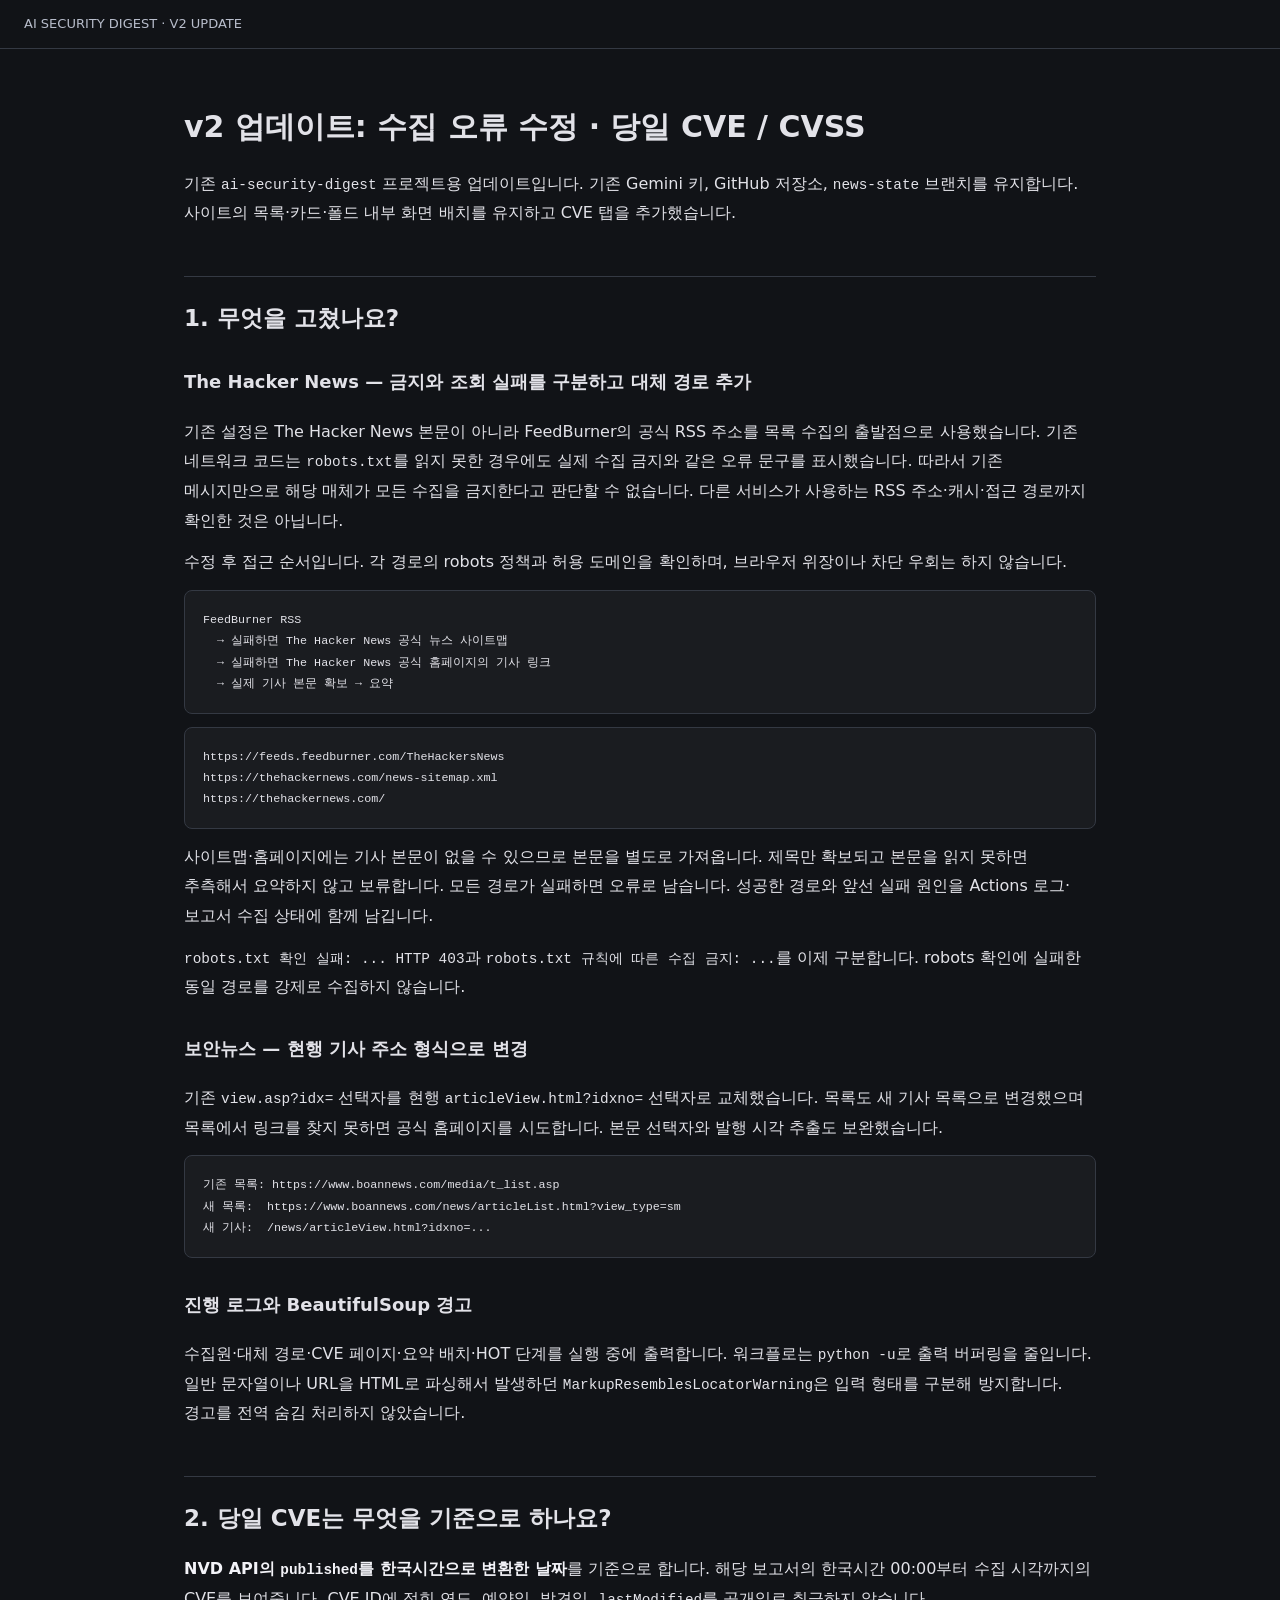
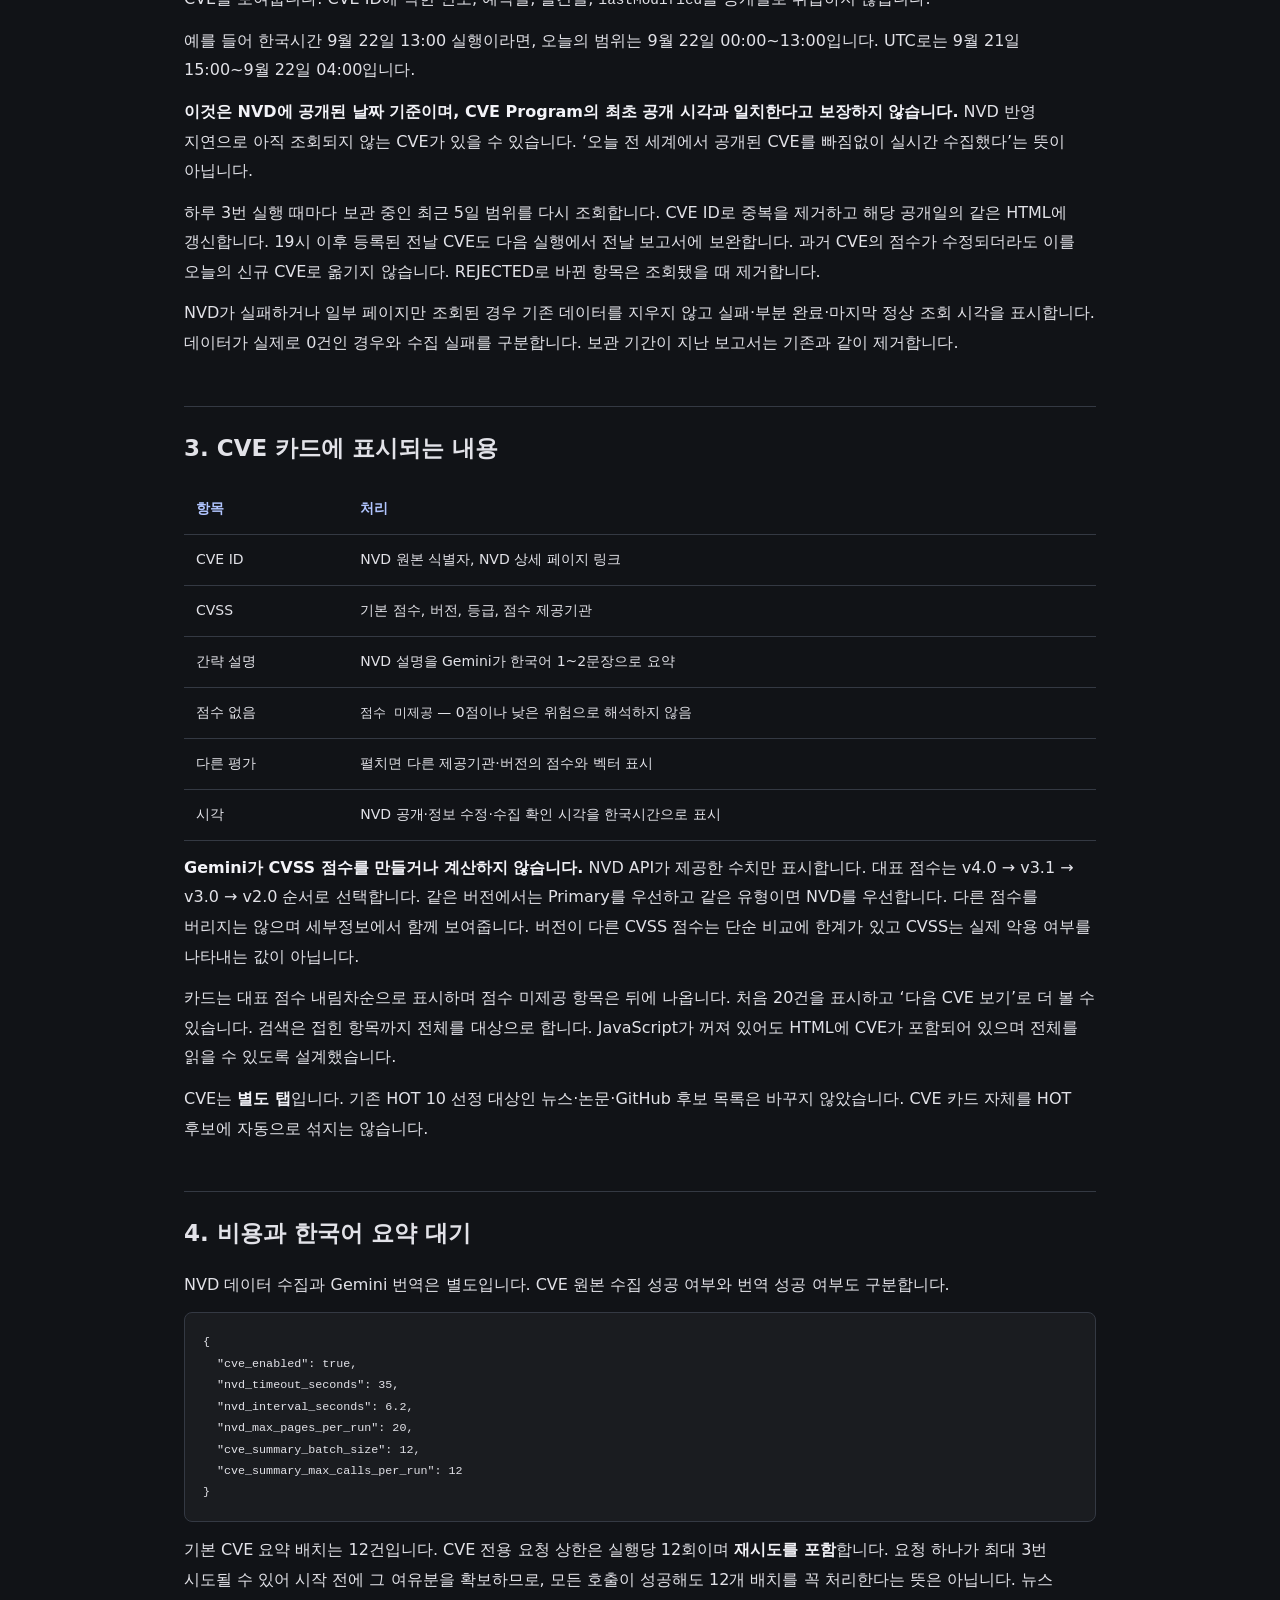
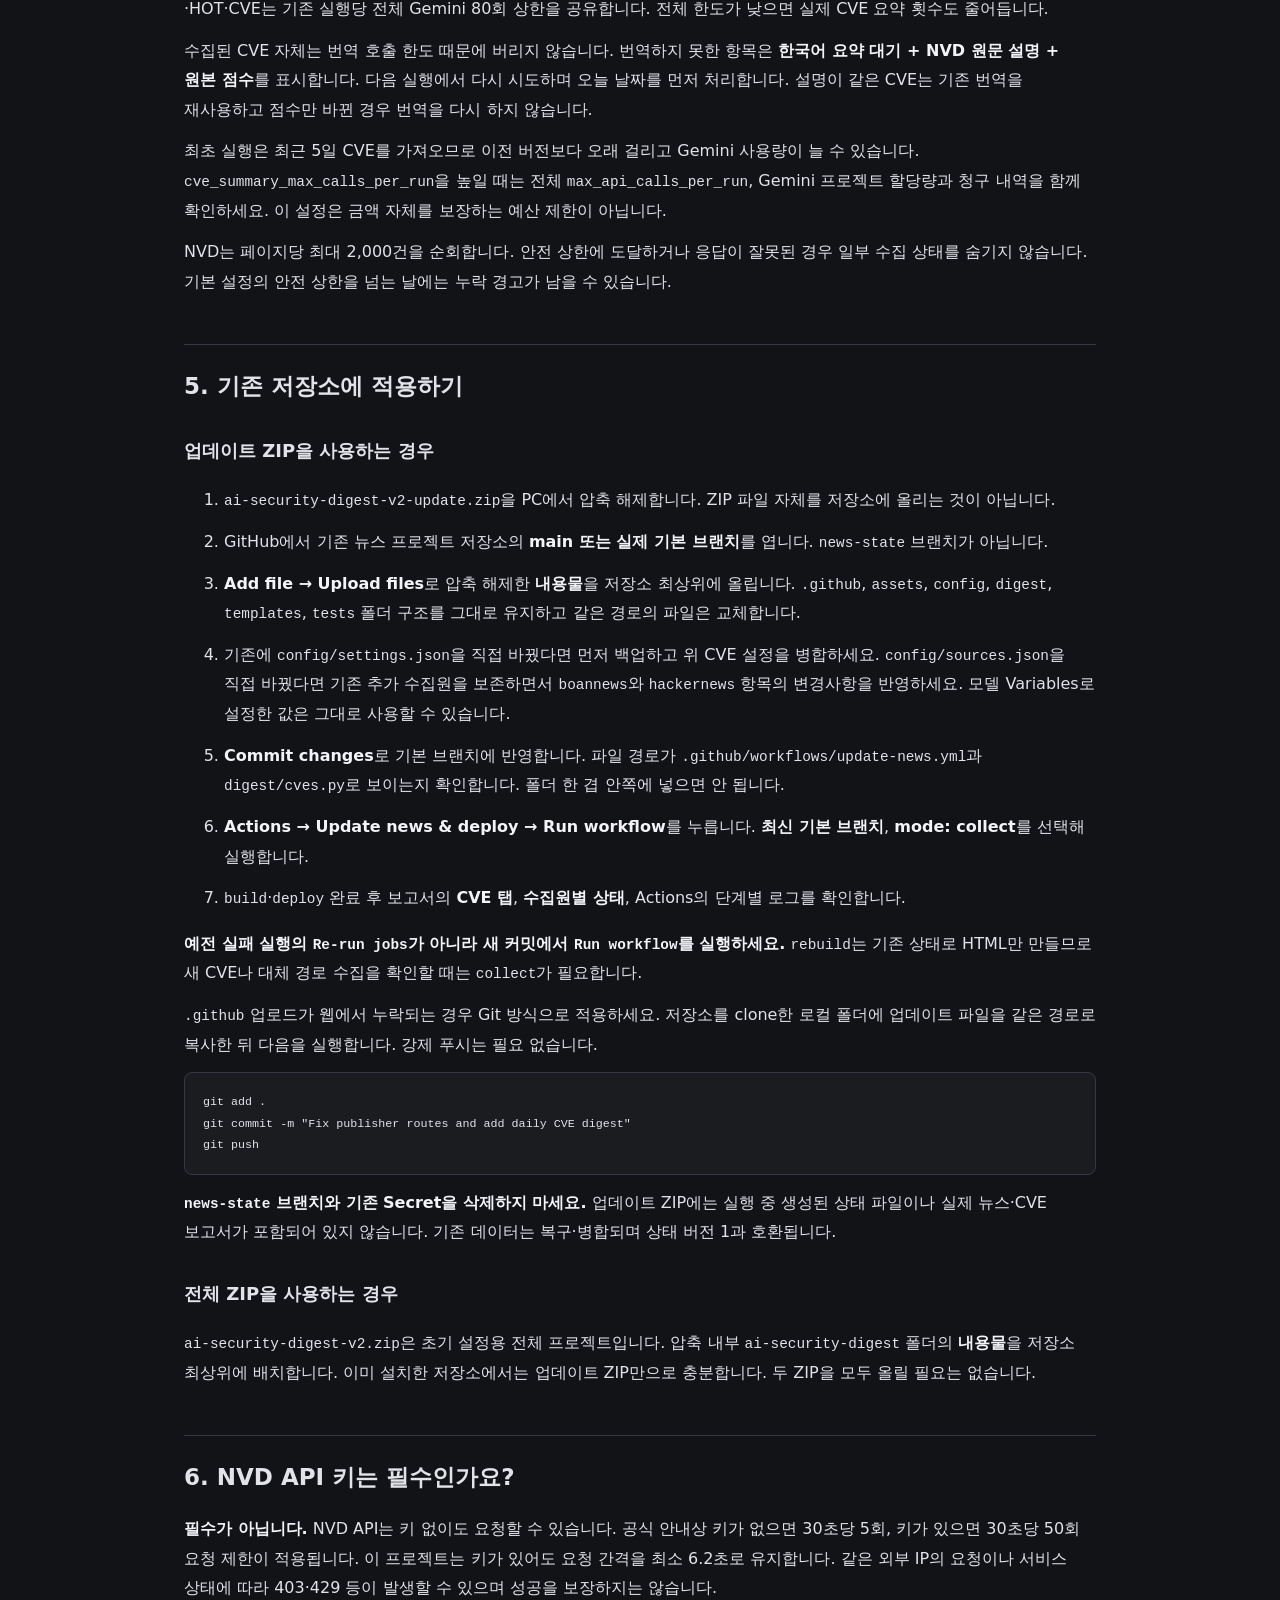
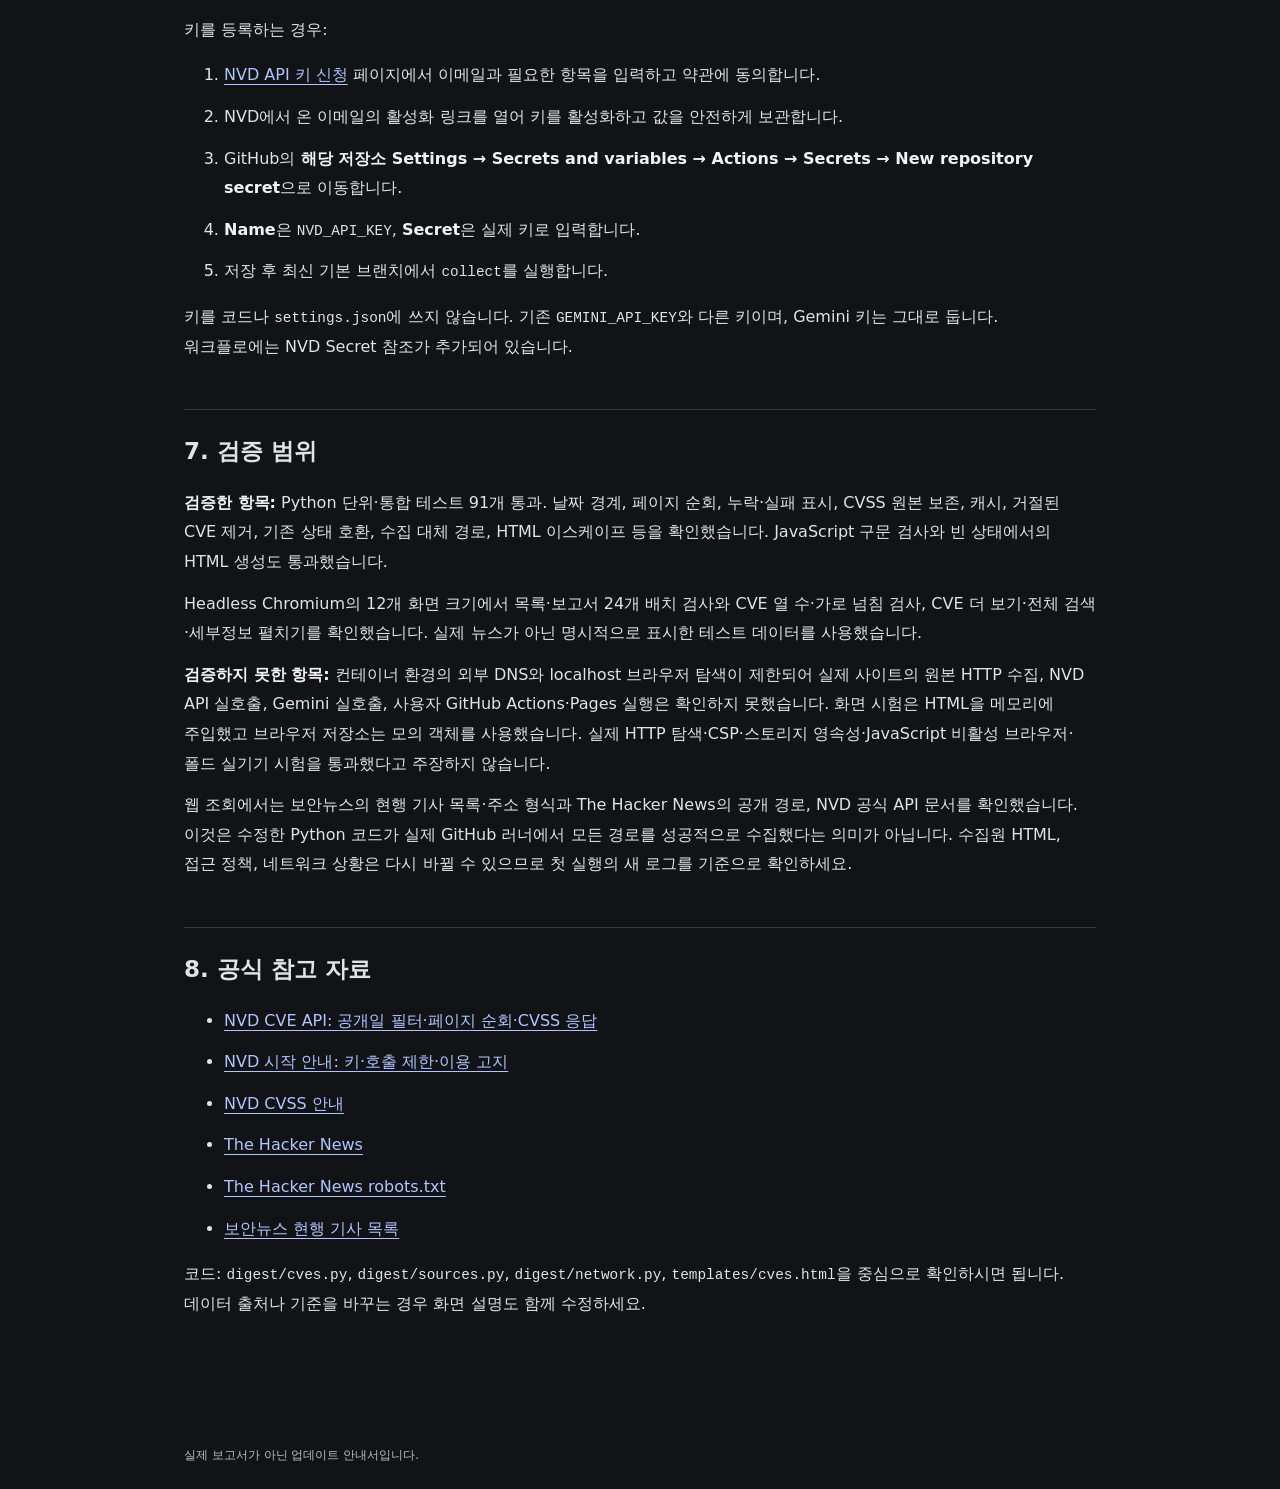
<file: UPGRADE.html>
<!doctype html><html lang="ko"><head><meta charset="utf-8"><meta name="viewport" content="width=device-width,initial-scale=1"><title>v2 업데이트 안내 · AI Security Digest</title><style> :root{color-scheme:dark}*{box-sizing:border-box}body{margin:0;background:#111317;color:#e2e2e8;font:16px/1.85 system-ui,-apple-system,"Noto Sans KR",sans-serif;word-break:keep-all;overflow-wrap:anywhere}main{max-width:960px;margin:auto;padding:36px 24px 90px}h1{font-size:30px;line-height:1.45}h2{font-size:23px;line-height:1.5;border-top:1px solid #343943;margin-top:48px;padding-top:24px}h3{font-size:18px;margin-top:30px}a{color:#b1c5ff;text-underline-offset:4px}strong{color:#f3f3f8}p,li{margin:12px 0}code{font-family:ui-monospace,Consolas,monospace;font-size:.9em}pre{background:#1a1c20;border:1px solid #343943;padding:18px;border-radius:8px;overflow:auto;line-height:1.65;font-size:13px;word-break:normal}table{border-collapse:collapse;width:100%;font-size:14px}th,td{text-align:left;border-bottom:1px solid #343943;padding:12px;vertical-align:top}th{color:#b1c5ff}header{padding:12px 24px;border-bottom:1px solid #343943;color:#b8bdcb;font-size:13px}footer{max-width:960px;margin:auto;padding:24px;color:#b8bdcb;font-size:12px}@media(max-width:599px){main{padding:22px 16px 60px}body{font-size:15px}h1{font-size:25px}h2{font-size:21px}pre{font-size:12px;padding:12px}th,td{padding:8px}}</style></head><body><header>AI SECURITY DIGEST · V2 UPDATE</header><main><h1>v2 업데이트: 수집 오류 수정 · 당일 CVE / CVSS</h1>
<p>기존 <code>ai-security-digest</code> 프로젝트용 업데이트입니다. 기존 Gemini 키, GitHub 저장소, <code>news-state</code> 브랜치를 유지합니다. 사이트의 목록·카드·폴드 내부 화면 배치를 유지하고 CVE 탭을 추가했습니다.</p>
<h2>1. 무엇을 고쳤나요?</h2>
<h3>The Hacker News — 금지와 조회 실패를 구분하고 대체 경로 추가</h3>
<p>기존 설정은 The Hacker News 본문이 아니라 FeedBurner의 공식 RSS 주소를 목록 수집의 출발점으로 사용했습니다. 기존 네트워크 코드는 <code>robots.txt</code>를 읽지 못한 경우에도 실제 수집 금지와 같은 오류 문구를 표시했습니다. 따라서 기존 메시지만으로 해당 매체가 모든 수집을 금지한다고 판단할 수 없습니다. 다른 서비스가 사용하는 RSS 주소·캐시·접근 경로까지 확인한 것은 아닙니다.</p>
<p>수정 후 접근 순서입니다. 각 경로의 robots 정책과 허용 도메인을 확인하며, 브라우저 위장이나 차단 우회는 하지 않습니다.</p>
<pre><code class="language-text">FeedBurner RSS
  → 실패하면 The Hacker News 공식 뉴스 사이트맵
  → 실패하면 The Hacker News 공식 홈페이지의 기사 링크
  → 실제 기사 본문 확보 → 요약
</code></pre>
<pre><code class="language-text">https://feeds.feedburner.com/TheHackersNews
https://thehackernews.com/news-sitemap.xml
https://thehackernews.com/
</code></pre>
<p>사이트맵·홈페이지에는 기사 본문이 없을 수 있으므로 본문을 별도로 가져옵니다. 제목만 확보되고 본문을 읽지 못하면 추측해서 요약하지 않고 보류합니다. 모든 경로가 실패하면 오류로 남습니다. 성공한 경로와 앞선 실패 원인을 Actions 로그·보고서 수집 상태에 함께 남깁니다.</p>
<p><code>robots.txt 확인 실패: ... HTTP 403</code>과 <code>robots.txt 규칙에 따른 수집 금지: ...</code>를 이제 구분합니다. robots 확인에 실패한 동일 경로를 강제로 수집하지 않습니다.</p>
<h3>보안뉴스 — 현행 기사 주소 형식으로 변경</h3>
<p>기존 <code>view.asp?idx=</code> 선택자를 현행 <code>articleView.html?idxno=</code> 선택자로 교체했습니다. 목록도 새 기사 목록으로 변경했으며 목록에서 링크를 찾지 못하면 공식 홈페이지를 시도합니다. 본문 선택자와 발행 시각 추출도 보완했습니다.</p>
<pre><code class="language-text">기존 목록: https://www.boannews.com/media/t_list.asp
새 목록:  https://www.boannews.com/news/articleList.html?view_type=sm
새 기사:  /news/articleView.html?idxno=...
</code></pre>
<h3>진행 로그와 BeautifulSoup 경고</h3>
<p>수집원·대체 경로·CVE 페이지·요약 배치·HOT 단계를 실행 중에 출력합니다. 워크플로는 <code>python -u</code>로 출력 버퍼링을 줄입니다. 일반 문자열이나 URL을 HTML로 파싱해서 발생하던 <code>MarkupResemblesLocatorWarning</code>은 입력 형태를 구분해 방지합니다. 경고를 전역 숨김 처리하지 않았습니다.</p>
<h2>2. 당일 CVE는 무엇을 기준으로 하나요?</h2>
<p><strong>NVD API의 <code>published</code>를 한국시간으로 변환한 날짜</strong>를 기준으로 합니다. 해당 보고서의 한국시간 00:00부터 수집 시각까지의 CVE를 보여줍니다. CVE ID에 적힌 연도, 예약일, 발견일, <code>lastModified</code>를 공개일로 취급하지 않습니다.</p>
<p>예를 들어 한국시간 9월 22일 13:00 실행이라면, 오늘의 범위는 9월 22일 00:00~13:00입니다. UTC로는 9월 21일 15:00~9월 22일 04:00입니다.</p>
<p><strong>이것은 NVD에 공개된 날짜 기준이며, CVE Program의 최초 공개 시각과 일치한다고 보장하지 않습니다.</strong> NVD 반영 지연으로 아직 조회되지 않는 CVE가 있을 수 있습니다. ‘오늘 전 세계에서 공개된 CVE를 빠짐없이 실시간 수집했다’는 뜻이 아닙니다.</p>
<p>하루 3번 실행 때마다 보관 중인 최근 5일 범위를 다시 조회합니다. CVE ID로 중복을 제거하고 해당 공개일의 같은 HTML에 갱신합니다. 19시 이후 등록된 전날 CVE도 다음 실행에서 전날 보고서에 보완합니다. 과거 CVE의 점수가 수정되더라도 이를 오늘의 신규 CVE로 옮기지 않습니다. REJECTED로 바뀐 항목은 조회됐을 때 제거합니다.</p>
<p>NVD가 실패하거나 일부 페이지만 조회된 경우 기존 데이터를 지우지 않고 실패·부분 완료·마지막 정상 조회 시각을 표시합니다. 데이터가 실제로 0건인 경우와 수집 실패를 구분합니다. 보관 기간이 지난 보고서는 기존과 같이 제거합니다.</p>
<h2>3. CVE 카드에 표시되는 내용</h2>
<table>
<thead>
<tr>
<th>항목</th>
<th>처리</th>
</tr>
</thead>
<tbody>
<tr>
<td>CVE ID</td>
<td>NVD 원본 식별자, NVD 상세 페이지 링크</td>
</tr>
<tr>
<td>CVSS</td>
<td>기본 점수, 버전, 등급, 점수 제공기관</td>
</tr>
<tr>
<td>간략 설명</td>
<td>NVD 설명을 Gemini가 한국어 1~2문장으로 요약</td>
</tr>
<tr>
<td>점수 없음</td>
<td><code>점수 미제공</code> — 0점이나 낮은 위험으로 해석하지 않음</td>
</tr>
<tr>
<td>다른 평가</td>
<td>펼치면 다른 제공기관·버전의 점수와 벡터 표시</td>
</tr>
<tr>
<td>시각</td>
<td>NVD 공개·정보 수정·수집 확인 시각을 한국시간으로 표시</td>
</tr>
</tbody>
</table>
<p><strong>Gemini가 CVSS 점수를 만들거나 계산하지 않습니다.</strong> NVD API가 제공한 수치만 표시합니다. 대표 점수는 v4.0 → v3.1 → v3.0 → v2.0 순서로 선택합니다. 같은 버전에서는 Primary를 우선하고 같은 유형이면 NVD를 우선합니다. 다른 점수를 버리지는 않으며 세부정보에서 함께 보여줍니다. 버전이 다른 CVSS 점수는 단순 비교에 한계가 있고 CVSS는 실제 악용 여부를 나타내는 값이 아닙니다.</p>
<p>카드는 대표 점수 내림차순으로 표시하며 점수 미제공 항목은 뒤에 나옵니다. 처음 20건을 표시하고 ‘다음 CVE 보기’로 더 볼 수 있습니다. 검색은 접힌 항목까지 전체를 대상으로 합니다. JavaScript가 꺼져 있어도 HTML에 CVE가 포함되어 있으며 전체를 읽을 수 있도록 설계했습니다.</p>
<p>CVE는 <strong>별도 탭</strong>입니다. 기존 HOT 10 선정 대상인 뉴스·논문·GitHub 후보 목록은 바꾸지 않았습니다. CVE 카드 자체를 HOT 후보에 자동으로 섞지는 않습니다.</p>
<h2>4. 비용과 한국어 요약 대기</h2>
<p>NVD 데이터 수집과 Gemini 번역은 별도입니다. CVE 원본 수집 성공 여부와 번역 성공 여부도 구분합니다.</p>
<pre><code class="language-json">{
  &quot;cve_enabled&quot;: true,
  &quot;nvd_timeout_seconds&quot;: 35,
  &quot;nvd_interval_seconds&quot;: 6.2,
  &quot;nvd_max_pages_per_run&quot;: 20,
  &quot;cve_summary_batch_size&quot;: 12,
  &quot;cve_summary_max_calls_per_run&quot;: 12
}
</code></pre>
<p>기본 CVE 요약 배치는 12건입니다. CVE 전용 요청 상한은 실행당 12회이며 <strong>재시도를 포함</strong>합니다. 요청 하나가 최대 3번 시도될 수 있어 시작 전에 그 여유분을 확보하므로, 모든 호출이 성공해도 12개 배치를 꼭 처리한다는 뜻은 아닙니다. 뉴스·HOT·CVE는 기존 실행당 전체 Gemini 80회 상한을 공유합니다. 전체 한도가 낮으면 실제 CVE 요약 횟수도 줄어듭니다.</p>
<p>수집된 CVE 자체는 번역 호출 한도 때문에 버리지 않습니다. 번역하지 못한 항목은 <strong>한국어 요약 대기 + NVD 원문 설명 + 원본 점수</strong>를 표시합니다. 다음 실행에서 다시 시도하며 오늘 날짜를 먼저 처리합니다. 설명이 같은 CVE는 기존 번역을 재사용하고 점수만 바뀐 경우 번역을 다시 하지 않습니다.</p>
<p>최초 실행은 최근 5일 CVE를 가져오므로 이전 버전보다 오래 걸리고 Gemini 사용량이 늘 수 있습니다. <code>cve_summary_max_calls_per_run</code>을 높일 때는 전체 <code>max_api_calls_per_run</code>, Gemini 프로젝트 할당량과 청구 내역을 함께 확인하세요. 이 설정은 금액 자체를 보장하는 예산 제한이 아닙니다.</p>
<p>NVD는 페이지당 최대 2,000건을 순회합니다. 안전 상한에 도달하거나 응답이 잘못된 경우 일부 수집 상태를 숨기지 않습니다. 기본 설정의 안전 상한을 넘는 날에는 누락 경고가 남을 수 있습니다.</p>
<h2>5. 기존 저장소에 적용하기</h2>
<h3>업데이트 ZIP을 사용하는 경우</h3>
<ol>
<li><code>ai-security-digest-v2-update.zip</code>을 PC에서 압축 해제합니다. ZIP 파일 자체를 저장소에 올리는 것이 아닙니다.</li>
<li>GitHub에서 기존 뉴스 프로젝트 저장소의 <strong>main 또는 실제 기본 브랜치</strong>를 엽니다. <code>news-state</code> 브랜치가 아닙니다.</li>
<li><strong>Add file → Upload files</strong>로 압축 해제한 <strong>내용물</strong>을 저장소 최상위에 올립니다. <code>.github</code>, <code>assets</code>, <code>config</code>, <code>digest</code>, <code>templates</code>, <code>tests</code> 폴더 구조를 그대로 유지하고 같은 경로의 파일은 교체합니다.</li>
<li>기존에 <code>config/settings.json</code>을 직접 바꿨다면 먼저 백업하고 위 CVE 설정을 병합하세요. <code>config/sources.json</code>을 직접 바꿨다면 기존 추가 수집원을 보존하면서 <code>boannews</code>와 <code>hackernews</code> 항목의 변경사항을 반영하세요. 모델 Variables로 설정한 값은 그대로 사용할 수 있습니다.</li>
<li><strong>Commit changes</strong>로 기본 브랜치에 반영합니다. 파일 경로가 <code>.github/workflows/update-news.yml</code>과 <code>digest/cves.py</code>로 보이는지 확인합니다. 폴더 한 겹 안쪽에 넣으면 안 됩니다.</li>
<li><strong>Actions → Update news &amp; deploy → Run workflow</strong>를 누릅니다. <strong>최신 기본 브랜치</strong>, <strong>mode: collect</strong>를 선택해 실행합니다.</li>
<li><code>build</code>·<code>deploy</code> 완료 후 보고서의 <strong>CVE 탭</strong>, <strong>수집원별 상태</strong>, Actions의 단계별 로그를 확인합니다.</li>
</ol>
<p><strong>예전 실패 실행의 <code>Re-run jobs</code>가 아니라 새 커밋에서 <code>Run workflow</code>를 실행하세요.</strong> <code>rebuild</code>는 기존 상태로 HTML만 만들므로 새 CVE나 대체 경로 수집을 확인할 때는 <code>collect</code>가 필요합니다.</p>
<p><code>.github</code> 업로드가 웹에서 누락되는 경우 Git 방식으로 적용하세요. 저장소를 clone한 로컬 폴더에 업데이트 파일을 같은 경로로 복사한 뒤 다음을 실행합니다. 강제 푸시는 필요 없습니다.</p>
<pre><code class="language-bash">git add .
git commit -m &quot;Fix publisher routes and add daily CVE digest&quot;
git push
</code></pre>
<p><strong><code>news-state</code> 브랜치와 기존 Secret을 삭제하지 마세요.</strong> 업데이트 ZIP에는 실행 중 생성된 상태 파일이나 실제 뉴스·CVE 보고서가 포함되어 있지 않습니다. 기존 데이터는 복구·병합되며 상태 버전 1과 호환됩니다.</p>
<h3>전체 ZIP을 사용하는 경우</h3>
<p><code>ai-security-digest-v2.zip</code>은 초기 설정용 전체 프로젝트입니다. 압축 내부 <code>ai-security-digest</code> 폴더의 <strong>내용물</strong>을 저장소 최상위에 배치합니다. 이미 설치한 저장소에서는 업데이트 ZIP만으로 충분합니다. 두 ZIP을 모두 올릴 필요는 없습니다.</p>
<h2>6. NVD API 키는 필수인가요?</h2>
<p><strong>필수가 아닙니다.</strong> NVD API는 키 없이도 요청할 수 있습니다. 공식 안내상 키가 없으면 30초당 5회, 키가 있으면 30초당 50회 요청 제한이 적용됩니다. 이 프로젝트는 키가 있어도 요청 간격을 최소 6.2초로 유지합니다. 같은 외부 IP의 요청이나 서비스 상태에 따라 403·429 등이 발생할 수 있으며 성공을 보장하지는 않습니다.</p>
<p>키를 등록하는 경우:</p>
<ol>
<li><a href="https://nvd.nist.gov/developers/request-an-api-key">NVD API 키 신청</a> 페이지에서 이메일과 필요한 항목을 입력하고 약관에 동의합니다.</li>
<li>NVD에서 온 이메일의 활성화 링크를 열어 키를 활성화하고 값을 안전하게 보관합니다.</li>
<li>GitHub의 <strong>해당 저장소 Settings → Secrets and variables → Actions → Secrets → New repository secret</strong>으로 이동합니다.</li>
<li><strong>Name</strong>은 <code>NVD_API_KEY</code>, <strong>Secret</strong>은 실제 키로 입력합니다.</li>
<li>저장 후 최신 기본 브랜치에서 <code>collect</code>를 실행합니다.</li>
</ol>
<p>키를 코드나 <code>settings.json</code>에 쓰지 않습니다. 기존 <code>GEMINI_API_KEY</code>와 다른 키이며, Gemini 키는 그대로 둡니다. 워크플로에는 NVD Secret 참조가 추가되어 있습니다.</p>
<h2>7. 검증 범위</h2>
<p><strong>검증한 항목:</strong> Python 단위·통합 테스트 91개 통과. 날짜 경계, 페이지 순회, 누락·실패 표시, CVSS 원본 보존, 캐시, 거절된 CVE 제거, 기존 상태 호환, 수집 대체 경로, HTML 이스케이프 등을 확인했습니다. JavaScript 구문 검사와 빈 상태에서의 HTML 생성도 통과했습니다.</p>
<p>Headless Chromium의 12개 화면 크기에서 목록·보고서 24개 배치 검사와 CVE 열 수·가로 넘침 검사, CVE 더 보기·전체 검색·세부정보 펼치기를 확인했습니다. 실제 뉴스가 아닌 명시적으로 표시한 테스트 데이터를 사용했습니다.</p>
<p><strong>검증하지 못한 항목:</strong> 컨테이너 환경의 외부 DNS와 localhost 브라우저 탐색이 제한되어 실제 사이트의 원본 HTTP 수집, NVD API 실호출, Gemini 실호출, 사용자 GitHub Actions·Pages 실행은 확인하지 못했습니다. 화면 시험은 HTML을 메모리에 주입했고 브라우저 저장소는 모의 객체를 사용했습니다. 실제 HTTP 탐색·CSP·스토리지 영속성·JavaScript 비활성 브라우저·폴드 실기기 시험을 통과했다고 주장하지 않습니다.</p>
<p>웹 조회에서는 보안뉴스의 현행 기사 목록·주소 형식과 The Hacker News의 공개 경로, NVD 공식 API 문서를 확인했습니다. 이것은 수정한 Python 코드가 실제 GitHub 러너에서 모든 경로를 성공적으로 수집했다는 의미가 아닙니다. 수집원 HTML, 접근 정책, 네트워크 상황은 다시 바뀔 수 있으므로 첫 실행의 새 로그를 기준으로 확인하세요.</p>
<h2>8. 공식 참고 자료</h2>
<ul>
<li><a href="https://nvd.nist.gov/developers/vulnerabilities">NVD CVE API: 공개일 필터·페이지 순회·CVSS 응답</a></li>
<li><a href="https://nvd.nist.gov/developers/start-here">NVD 시작 안내: 키·호출 제한·이용 고지</a></li>
<li><a href="https://nvd.nist.gov/vuln-metrics/cvss">NVD CVSS 안내</a></li>
<li><a href="https://thehackernews.com/">The Hacker News</a></li>
<li><a href="https://thehackernews.com/robots.txt">The Hacker News robots.txt</a></li>
<li><a href="https://www.boannews.com/news/articleList.html?view_type=sm">보안뉴스 현행 기사 목록</a></li>
</ul>
<p>코드: <code>digest/cves.py</code>, <code>digest/sources.py</code>, <code>digest/network.py</code>, <code>templates/cves.html</code>을 중심으로 확인하시면 됩니다. 데이터 출처나 기준을 바꾸는 경우 화면 설명도 함께 수정하세요.</p>
</main><footer>실제 보고서가 아닌 업데이트 안내서입니다.</footer></body></html>
</file>
<file: public/assets/style.css>
/* 첨부 보고서목록.html / 보고서양식.html의 색상·카드·내부화면 조건을 기반으로 작성.
   해상도(물리 픽셀)가 아니라 브라우저의 CSS viewport에 반응합니다.
   외부 CSS/폰트/CDN 의존성 없음. */
:root {
  color-scheme: dark;
  --surface: #111317;
  --lowest: #0c0e12;
  --card: #1a1c20;
  --container: #1e2024;
  --high: #282a2e;
  --highest: #333539;
  --text: #e2e2e8;
  --muted: #b8bdcb;
  --outline: #969bab;
  --line: #30343e;
  --primary: #b1c5ff;
  --orange: #ffb77b;
  --error: #ffb4ab;
  --header-h: 64px;
  --safe-top: env(safe-area-inset-top, 0px);
  --safe-bottom: env(safe-area-inset-bottom, 0px);
  --bottom-h: 66px;
}
* { box-sizing: border-box; }
html { width: 100%; scroll-behavior: smooth; scroll-padding-top: calc(var(--header-h) + var(--safe-top) + 70px); }
body { width: 100%; margin: 0; background: var(--surface); color: var(--text); font: 14px/1.65 'Pretendard', 'Noto Sans KR', -apple-system, BlinkMacSystemFont, 'Segoe UI', system-ui, sans-serif; -webkit-text-size-adjust: 100%; }
a { color: inherit; text-decoration: none; }
button, input { font: inherit; }
button { cursor: pointer; }
button, input { color: inherit; }
button { border: 0; background: none; }
button, a, input, summary { -webkit-tap-highlight-color: transparent; }
a:focus-visible, button:focus-visible, input:focus-visible, summary:focus-visible { outline: 2px solid var(--primary); outline-offset: 4px; border-radius: 4px; }
h1, h2, h3, p { margin: 0; }
[hidden] { display: none !important; }
svg.icon { display: inline-block; width: 21px; height: 21px; fill: none; stroke: currentColor; stroke-width: 1.65; stroke-linecap: round; stroke-linejoin: round; flex: 0 0 auto; vertical-align: middle; }
svg.small { width: 16px; height: 16px; }
.svg-definitions { position: absolute; width: 0; height: 0; overflow: hidden; }
.shell { width: 100%; max-width: 1100px; margin-inline: auto; padding-inline: 24px; min-width: 0; }
.topbar { position: fixed; inset: 0 0 auto; z-index: 50; padding-top: var(--safe-top); background: rgb(17 19 23 / 96%); border-bottom: 1px solid rgb(67 70 83 / 28%); backdrop-filter: blur(12px); }
.topbar-inner { height: var(--header-h); display: flex; align-items: center; gap: 8px; }
.header-brand { flex: 1; min-width: 0; }
.header-title { font-size: 18px; line-height: 26px; font-weight: 650; letter-spacing: -.02em; overflow: hidden; text-overflow: ellipsis; white-space: nowrap; }
.header-caption { color: var(--muted); font-size: 12px; line-height: 18px; }
.eyebrow { color: var(--outline); display: block; font-size: 10px; letter-spacing: .09em; font-weight: 650; }
.retention-label { display: inline-flex; gap: 5px; align-items: center; flex-shrink: 0; font-size: 11px; color: var(--muted); }
.header-actions { display: flex; align-items: center; gap: 0; }
.icon-button { width: 44px; height: 44px; display: inline-flex; align-items: center; justify-content: center; color: var(--muted); border-radius: 8px; flex-shrink: 0; }
.back-button { margin-left: -10px; }
.icon-button:hover { background: var(--high); color: var(--primary); }
.icon-button[aria-pressed=true] { color: var(--primary); background: #232c41; }
.icon-button[aria-pressed=true] svg { fill: #344365; }
.archive-main { padding-top: calc(var(--header-h) + var(--safe-top) + 24px); padding-bottom: calc(var(--bottom-h) + var(--safe-bottom) + 28px); }
.archive-heading { margin-bottom: 18px; }
.section-title-line { display: flex; align-items: center; gap: 8px; }
.section-title-line h2 { font-size: 14px; font-weight: 600; flex: 1; }
.section-title-line h2 .muted { font-size: 12px; font-weight: 400; margin-left: 4px; }
.section-dot, .status-dot { width: 6px; height: 6px; border-radius: 50%; background: var(--primary); display: inline-block; flex: 0 0 auto; }
.count-label { color: var(--outline); font-size: 12px; }
.schedule-caption { color: var(--outline); font-size: 12px; padding-left: 14px; margin-top: 5px; }
.archive-toolbar { display: flex; justify-content: space-between; align-items: center; margin-bottom: 16px; gap: 8px; }
.segmented { display: flex; gap: 4px; border-radius: 8px; padding: 3px; background: var(--lowest); }
.segmented button { min-height: 40px; padding: 8px 11px; font-size: 12px; border-radius: 5px; color: var(--muted); }
.segmented button[aria-pressed=true] { background: var(--high); color: var(--primary); }
.card-grid, .report-grid { display: grid; grid-template-columns: minmax(0, 1fr); gap: 16px; align-items: stretch; }
.report-card { display: flex; flex-direction: column; padding: 18px; gap: 17px; border-radius: 10px; background: var(--card); border: 1px solid transparent; min-width: 0; transition: background .15s ease, border-color .15s ease; }
.report-card:hover { background: var(--container); border-color: var(--line); }
.report-card-header { display: flex; gap: 8px; justify-content: space-between; align-items: flex-start; }
.report-card-header > div { min-width: 0; }
.date-line { display: flex; flex-wrap: wrap; gap: 6px; align-items: center; }
.date-line h3 { font-size: 16px; font-weight: 650; letter-spacing: -.02em; }
.weekday { font-size: 13px; font-weight: 500; }
.arrow { color: var(--outline); margin-top: 2px; }
.report-subtitle { color: var(--muted); font-size: 11px; margin-top: 4px; }
.update-cycle { background: var(--lowest); padding: 10px; border-radius: 6px; }
.cycle-heading { display: flex; justify-content: space-between; align-items: center; flex-wrap: wrap; gap: 3px 8px; font-size: 10px; color: var(--outline); margin-bottom: 7px; }
.cycle-grid { display: grid; grid-template-columns: repeat(3, minmax(0, 1fr)); gap: 5px; }
.cycle-chip { min-width: 0; display: flex; flex-wrap: wrap; align-items: center; justify-content: center; column-gap: 4px; row-gap: 0; background: var(--container); border-radius: 4px; padding: 6px 3px; font-size: 10px; color: var(--outline); }
.cycle-chip .status-dot { background: #697082; width: 4px; height: 4px; }
.cycle-chip.done { color: var(--primary); background: #1c2435; }
.cycle-chip.done .status-dot { background: var(--primary); }
.cycle-chip.partial { color: var(--orange); background: #332b23; }
.cycle-chip.partial .status-dot { background: var(--orange); }
.badge { display: inline-flex; align-items: center; max-width: 100%; padding: 3px 7px; border-radius: 4px; background: var(--high); color: var(--muted); font-size: 10px; line-height: 16px; white-space: normal; overflow-wrap: anywhere; }
.hot-badge { background: #36291e; color: var(--orange); }
.today-badge { background: var(--primary); color: #162b58; font-weight: 700; }
.domestic { background: #25304b; color: var(--primary); }
.saved-indicator { color: var(--primary); font-size: 10px; }
.report-counts, .badges { display: flex; flex-wrap: wrap; gap: 5px; }
.report-counts .badge { padding: 4px 7px; }
.key-headlines { flex: 1; }
.key-headlines ul { list-style: none; padding: 0; margin: 9px 0 0; display: grid; gap: 8px; }
.key-headlines li { position: relative; padding-left: 12px; font-size: 13px; line-height: 1.6; display: -webkit-box; -webkit-line-clamp: 2; -webkit-box-orient: vertical; overflow: hidden; overflow-wrap: anywhere; }
.key-headlines li::before { content: ''; position: absolute; left: 0; top: .65em; width: 3px; height: 3px; border-radius: 50%; background: var(--primary); }
.report-card-footer { font-size: 10px; color: var(--outline); display: flex; justify-content: space-between; gap: 8px; padding-top: 10px; border-top: 1px solid #272a32; }
.report-card-footer > :last-child { color: var(--primary); flex-shrink: 0; }
.notice { display: flex; align-items: flex-start; gap: 10px; padding: 15px; background: var(--lowest); border-radius: 8px; color: var(--muted); font-size: 12px; }
.notice svg { width: 18px; height: 18px; margin-top: 2px; }
.notice strong { font-weight: 600; }
.notice p + p { margin-top: 4px; }
.notice.warning { margin-bottom: 16px; }
.warning { background: #28231e; color: #ebcaa5; }
.retention-note { margin-top: 20px; }
.empty-state { min-height: 390px; display: flex; flex-direction: column; align-items: center; justify-content: center; gap: 12px; text-align: center; padding: 36px 14px; background: var(--card); border-radius: 10px; }
.empty-state h2, .empty-state h1 { font-size: 20px; letter-spacing: -.03em; line-height: 1.5; }
.empty-state p { color: var(--muted); font-size: 13px; }
.empty-icon-box { padding: 19px; border-radius: 14px; background: #222835; color: var(--primary); margin-bottom: 6px; }
svg.empty-icon { width: 34px; height: 34px; color: var(--primary); stroke-width: 1.3; }
.empty-state.compact { min-height: 250px; }
.empty-schedule { display: flex; gap: 9px; margin-top: 10px; }
.empty-schedule > span { background: var(--container); color: var(--primary); font-size: 12px; padding: 7px 11px; border-radius: 4px; }
.empty-schedule small { color: var(--outline); font-size: 9px; }
.setup-hint { max-width: 420px; margin-top: 16px; }
.setup-hint summary { min-height: 44px; padding: 10px; cursor: pointer; color: var(--outline); font-size: 12px; }
.setup-hint p { text-align: left; margin-top: 8px; overflow-wrap: anywhere; }
.collection-status { margin-top: 16px; background: var(--card); border-radius: 8px; padding: 2px 14px 6px; color: var(--muted); font-size: 12px; }
.collection-status summary { display: flex; justify-content: space-between; align-items: center; cursor: pointer; min-height: 48px; gap: 8px; }
.collection-status summary::after { content: '+'; font-size: 20px; color: var(--outline); }
.collection-status[open] summary::after { content: '−'; }
.collection-status summary .muted { margin-left: auto; }
.collection-status > p { padding: 6px 0; }
.source-status-list { margin: 6px 0 12px; padding: 0; list-style: none; }
.source-status-list li { display: flex; justify-content: space-between; align-items: flex-start; gap: 15px; padding: 9px 0; border-bottom: 1px solid var(--line); }
.source-status-list li > :first-child { min-width: 92px; }
.source-status-list li > :last-child { text-align: right; overflow-wrap: anywhere; }
.status-ok { color: var(--primary); }
.status-error { color: var(--orange); }
.page-footer { text-align: center; padding: 28px 10px 0; color: var(--outline); font-size: 11px; }
.page-footer > span { font-size: 9px; letter-spacing: .12em; }
.page-footer p { margin-top: 7px; }
.bottom-bar { position: fixed; inset: auto 0 0; z-index: 50; background: rgb(17 19 23 / 96%); padding-bottom: var(--safe-bottom); backdrop-filter: blur(12px); border-top: 1px solid #262a33; }
.bottom-inner { display: flex; justify-content: space-around; align-items: center; height: var(--bottom-h); max-width: 560px; padding-inline: 12px; margin: 0 auto; }
.bottom-inner > a, .bottom-inner > span { display: flex; flex: 1; flex-direction: column; gap: 3px; align-items: center; justify-content: center; min-height: 50px; color: var(--muted); font-size: 10px; border-radius: 6px; }
.bottom-inner > a[aria-current=page] { color: var(--primary); }
.bottom-inner > a:hover { background: var(--container); }
.bottom-inner > .disabled { color: #7f8594; }
.reading-progress { position: fixed; top: calc(var(--header-h) + var(--safe-top)); height: 2px; width: 100%; z-index: 60; pointer-events: none; }
.reading-progress > span { display: block; width: 0; height: 100%; background: var(--primary); }
.report-main { padding-top: calc(var(--header-h) + var(--safe-top)); padding-bottom: calc(var(--bottom-h) + var(--safe-bottom) + 28px); }
.report-intro { background: var(--lowest); padding: 24px 20px 19px; }
.intro-meta { display: flex; align-items: center; justify-content: space-between; gap: 8px; flex-wrap: wrap; }
.digest-badge { display: flex; align-items: center; gap: 5px; background: #1d2434; color: var(--primary); padding: 5px 7px; font-size: 9px; letter-spacing: .03em; border-radius: 4px; }
.intro-meta > .small-text { display: flex; align-items: center; gap: 4px; font-size: 10px; }
.report-intro h1 { margin-top: 16px; font-size: 26px; line-height: 1.4; letter-spacing: -.035em; font-weight: 700; }
.narrow-break { display: none; }
.intro-description { color: var(--muted); margin-top: 8px; font-size: 13px; line-height: 1.8; }
.report-intro .update-cycle { margin-top: 18px; background: var(--card); }
.report-intro .cycle-heading { font-size: 11px; }
.report-intro .cycle-chip { padding-block: 7px; font-size: 11px; }
.intro-stats { display: flex; flex-wrap: wrap; gap: 20px; margin-top: 13px; color: var(--outline); font-size: 11px; }
.intro-stats strong { color: var(--text); font-weight: 600; margin-right: 2px; }
.category-nav { position: sticky; top: calc(var(--header-h) + var(--safe-top)); z-index: 30; background: rgb(17 19 23 / 97%); padding: 10px 0; border-bottom: 1px solid #242730; }
.category-track { display: flex; overflow-x: auto; gap: 6px; scrollbar-width: none; -webkit-overflow-scrolling: touch; overscroll-behavior-inline: contain; padding: 1px 2px; }
.category-track::-webkit-scrollbar { display: none; }
.nav-tab { min-height: 44px; display: flex; justify-content: center; align-items: center; flex-shrink: 0; gap: 6px; padding: 9px 11px; border-radius: 5px; background: var(--card); color: var(--muted); font-size: 12px; white-space: nowrap; }
.nav-tab > span { font-size: 10px; color: var(--outline); }
.nav-tab.active { background: var(--high); color: var(--primary); }
.nav-tab.active[href='#sec-hot'] { color: var(--orange); }
.report-body { padding-top: 18px; }
.report-tools { display: flex; gap: 10px; align-items: center; margin-bottom: 22px; }
.search-box { flex: 1; min-width: 0; display: flex; align-items: center; gap: 9px; padding-inline: 12px; background: var(--card); border: 1px solid var(--line); border-radius: 6px; color: var(--outline); }
.search-box input { width: 100%; min-width: 0; background: none; border: 0; height: 44px; outline: none; font-size: 14px; }
.search-box:focus-within { outline: 1px solid var(--primary); }
.search-box input::placeholder { color: var(--outline); }
#search-status { font-size: 11px; }
.notice-block { border-radius: 6px; padding: 5px 13px; margin-bottom: 24px; font-size: 12px; }
.notice-block summary { min-height: 40px; padding: 10px 0; cursor: pointer; }
.notice-block ul { padding-left: 19px; }
.notice-block li { margin-bottom: 7px; overflow-wrap: anywhere; }
.issue-section { margin-bottom: 34px; scroll-margin-top: calc(var(--header-h) + var(--safe-top) + 79px); }
.section-heading { display: flex; align-items: center; justify-content: space-between; gap: 8px; margin-bottom: 13px; }
.section-heading h2 { display: flex; align-items: center; flex-wrap: wrap; gap: 6px; font-size: 17px; font-weight: 650; letter-spacing: -.02em; min-width: 0; }
.section-heading h2 > svg { width: 19px; height: 19px; color: var(--muted); }
.section-marker { width: 3px; height: 15px; border-radius: 1px; background: var(--primary); display: inline-block; margin-right: 1px; }
.hot-marker, .github-marker { background: var(--orange); }
.security-marker { background: var(--error); }
.heading-count { color: var(--outline); font-size: 12px; font-weight: 400; padding-left: 3px; }
.section-kicker { color: var(--outline); font-size: 9px; letter-spacing: .05em; text-align: right; }
.hot-section .section-kicker { color: var(--orange); }
.section-description { font-size: 11px; color: var(--outline); margin: -3px 0 15px; line-height: 1.8; }
.issue-card { display: flex; flex-direction: column; min-width: 0; background: var(--card); border: 1px solid #23262e; border-radius: 6px; overflow: hidden; }
.card-content { padding: 16px; flex: 1; min-width: 0; }
.issue-meta { display: flex; justify-content: space-between; gap: 5px 8px; flex-wrap: wrap; align-items: center; margin-bottom: 11px; }
.source-name { color: var(--outline); font-size: 10px; overflow-wrap: anywhere; }
.issue-title { font-size: 17px; line-height: 1.55; font-weight: 620; letter-spacing: -.025em; word-break: keep-all; overflow-wrap: anywhere; }
.issue-title a:hover { color: var(--primary); }
.issue-summary { color: var(--muted); font-size: 14px; line-height: 1.8; margin-top: 11px; word-break: keep-all; overflow-wrap: anywhere; }
.pick-reason { font-size: 11px; margin-top: 13px; border-left: 2px solid #85603b; padding-left: 8px; color: #e4bc94; line-height: 1.7; overflow-wrap: anywhere; }
.pick-reason > span { display: block; font-size: 9px; margin-bottom: 2px; color: var(--orange); }
.card-footer { display: flex; justify-content: space-between; align-items: center; gap: 8px; background: var(--container); padding: 1px 14px; font-size: 10px; color: var(--outline); }
.card-footer > :first-child { overflow-wrap: anywhere; }
.original-link { display: inline-flex; gap: 3px; align-items: center; justify-content: flex-end; min-height: 44px; color: var(--primary); white-space: nowrap; flex-shrink: 0; }
.repo-label { display: flex; justify-content: space-between; align-items: flex-start; gap: 8px; margin-bottom: 9px; font-size: 13px; color: var(--primary); }
.repo-label > :first-child { min-width: 0; overflow-wrap: anywhere; }
.star-gain { display: inline-flex; align-items: center; gap: 3px; color: var(--orange); font-size: 12px; white-space: nowrap; }
.repo-stats { display: flex; flex-wrap: wrap; gap: 6px; font-size: 10px; color: var(--outline); margin-top: 12px; }
.repo-stats > span { background: var(--high); padding: 2px 6px; border-radius: 3px; }
.section-empty, .search-empty { padding: 26px 18px; border-radius: 6px; border: 1px dashed var(--line); color: var(--outline); font-size: 12px; text-align: center; }
.inline-warning { padding: 10px 13px; margin-bottom: 13px; color: var(--orange); background: #28231e; font-size: 12px; border-radius: 5px; }
.report-end { max-width: 580px; margin: 0 auto; padding-top: 10px; }
.report-end p { font-size: 11px; line-height: 1.8; }
.end-mark { width: 34px; height: 3px; border-radius: 2px; background: var(--highest); margin: 0 auto 13px; }
.text-link { display: inline-flex; align-items: center; min-height: 44px; color: var(--primary); margin-top: 10px; font-size: 12px; }
.primary-link { color: var(--primary); padding: 12px 18px; border-radius: 6px; background: #25304b; }
.toast { position: fixed; z-index: 100; bottom: calc(var(--bottom-h) + var(--safe-bottom) + 14px); left: 50%; transform: translateX(-50%); width: max-content; max-width: calc(100% - 28px); padding: 12px 17px; border: 1px solid #4c5362; border-radius: 8px; background: #282d37; color: var(--text); font-size: 12px; text-align: center; box-shadow: 0 4px 20px #0005; }
.muted, .small-text { color: var(--outline); }
.small-text { font-size: 12px; }
.sr-only { position: absolute; width: 1px; height: 1px; padding: 0; margin: -1px; overflow: hidden; clip: rect(0,0,0,0); white-space: nowrap; border: 0; }
.skip-link { position: fixed; z-index: 150; top: 5px; left: 10px; transform: translateY(-160%); background: var(--primary); color: #001946; padding: 10px; }
.skip-link:focus { transform: translateY(0); }
/* Cover display: the supplied min-aspect-ratio:20/10 rule actually targets wide landscape.
   Width and portrait aspect ratio are added explicitly to support the folded cover. */
@media (max-width: 599px) {
  .shell { padding-inline: 16px; }
  .fold-cover-tight { padding-left: max(16px, env(safe-area-inset-left)); padding-right: max(16px, env(safe-area-inset-right)); }
  .report-intro { margin-inline: -16px; padding: 20px 16px 16px; }
  .archive-main { padding-top: calc(var(--header-h) + var(--safe-top) + 19px); }
  .report-intro h1 { font-size: 24px; }
  .section-kicker { font-size: 8px; }
  .report-card { padding: 15px; }
  .report-grid { gap: 12px; }
}
@media (max-aspect-ratio: 10/20) and (max-width: 599px) {
  .fold-cover-tight { padding-inline: max(16px, env(safe-area-inset-left)) max(16px, env(safe-area-inset-right)); }
  .card-grid, .report-grid { grid-template-columns: minmax(0, 1fr); }
}
/* The supplied rule is retained, but is no longer mistaken for portrait-cover detection. */
@media (min-aspect-ratio: 20/10) {
  .fold-cover-tight { padding-left: max(16px, env(safe-area-inset-left)); padding-right: max(16px, env(safe-area-inset-right)); }
}
/* Unfolded inner screen: exact source condition retained. Both archive and report get 2 columns.
   No fixed hardware resolution, UA detection or devicePixelRatio assumptions. */
@media (min-width: 600px) and (max-aspect-ratio: 1.3/1) {
  .fold-inner-layout { max-width: 860px; margin-left: auto; margin-right: auto; padding-left: max(clamp(20px, 4vw, 40px), env(safe-area-inset-left)); padding-right: max(clamp(20px, 4vw, 40px), env(safe-area-inset-right)); }
  .card-grid, .report-grid { grid-template-columns: repeat(2, minmax(0, 1fr)); }
  .report-intro { padding: 27px 22px 22px; }
  .report-intro h1 { font-size: 28px; }
  .card-content { padding: 15px; }
  .issue-title { font-size: 17px; }
}
@media (min-width: 900px) {
  .card-grid, .report-grid { grid-template-columns: repeat(2, minmax(0, 1fr)); gap: 20px; }
  .archive-main { padding-top: calc(var(--header-h) + var(--safe-top) + 28px); }
  .report-intro h1 { font-size: 30px; }
}
@media (max-width: 359px) {
  .header-title { font-size: 16px; }
  .header-caption { font-size: 10px; }
  .retention-label { font-size: 10px; }
  .report-card { padding: 12px; }
  .card-content { padding: 13px; }
  .report-intro h1 { font-size: 23px; }
  .narrow-break { display: block; }
  .section-kicker { display: none; }
  .cycle-chip { font-size: 9px; }
  .cycle-chip .status-dot { display: none; }
  .archive-toolbar > .small-text { display: none; }
}
@media (prefers-reduced-motion: reduce) {
  html { scroll-behavior: auto; }
  *, *::before, *::after { transition-duration: .001ms !important; animation-duration: .001ms !important; }
}
@media print {
  .topbar, .bottom-bar, .category-nav, .report-tools, .reading-progress, .toast { display: none; }
  .shell { max-width: none; padding: 0; }
  .issue-card { break-inside: avoid; }
}

/* CVE cards reuse the existing cover/inner Fold grid; no device pixel guess. */
.cve-title-row { display:flex; align-items:flex-start; justify-content:space-between; flex-wrap:wrap; gap:12px; }
.cve-title-row .issue-title { flex:1 1 180px; min-width:0; }
.cve-score { flex:0 1 auto; display:inline-flex; flex-direction:column; gap:3px; padding:8px 10px; border:1px solid var(--outline-variant, #434653); border-radius:6px; font-size:16px; font-weight:700; }
.cve-score small { font-size:11px; line-height:1.5; font-weight:500; }
.severity-critical, .severity-high { color:var(--error, #ffb4ab); }
.severity-medium { color:var(--secondary, #ffb77d); }
.cve-provider, .cve-details, .cve-metric { overflow-wrap:anywhere; word-break:normal; }
.cve-details { margin-top:12px; font-size:12px; line-height:1.8; }
.cve-details summary { cursor:pointer; min-height:44px; display:flex; align-items:center; text-decoration:underline; text-underline-offset:3px; }
.cve-metric { padding:12px 0; border-top:1px solid var(--outline-variant, #434653); }
.cve-metric p { margin:4px 0; }
.cve-metric code { display:block; white-space:normal; overflow-wrap:anywhere; font-size:11px; }
.cve-more { width:100%; min-height:48px; padding:12px; border:1px solid var(--outline-variant, #434653); border-radius:6px; background:var(--surface-container, #1e2024); color:inherit; font:inherit; cursor:pointer; }
.cve-more:hover { text-decoration:underline; }
.nvd-attribution { font-size:11px; line-height:1.7; opacity:.75; margin-top:16px; overflow-wrap:anywhere; }
@media (max-width:599px) { .cve-title-row { gap:10px; } .cve-title-row .issue-title { flex-basis:100%; } }
</file>
